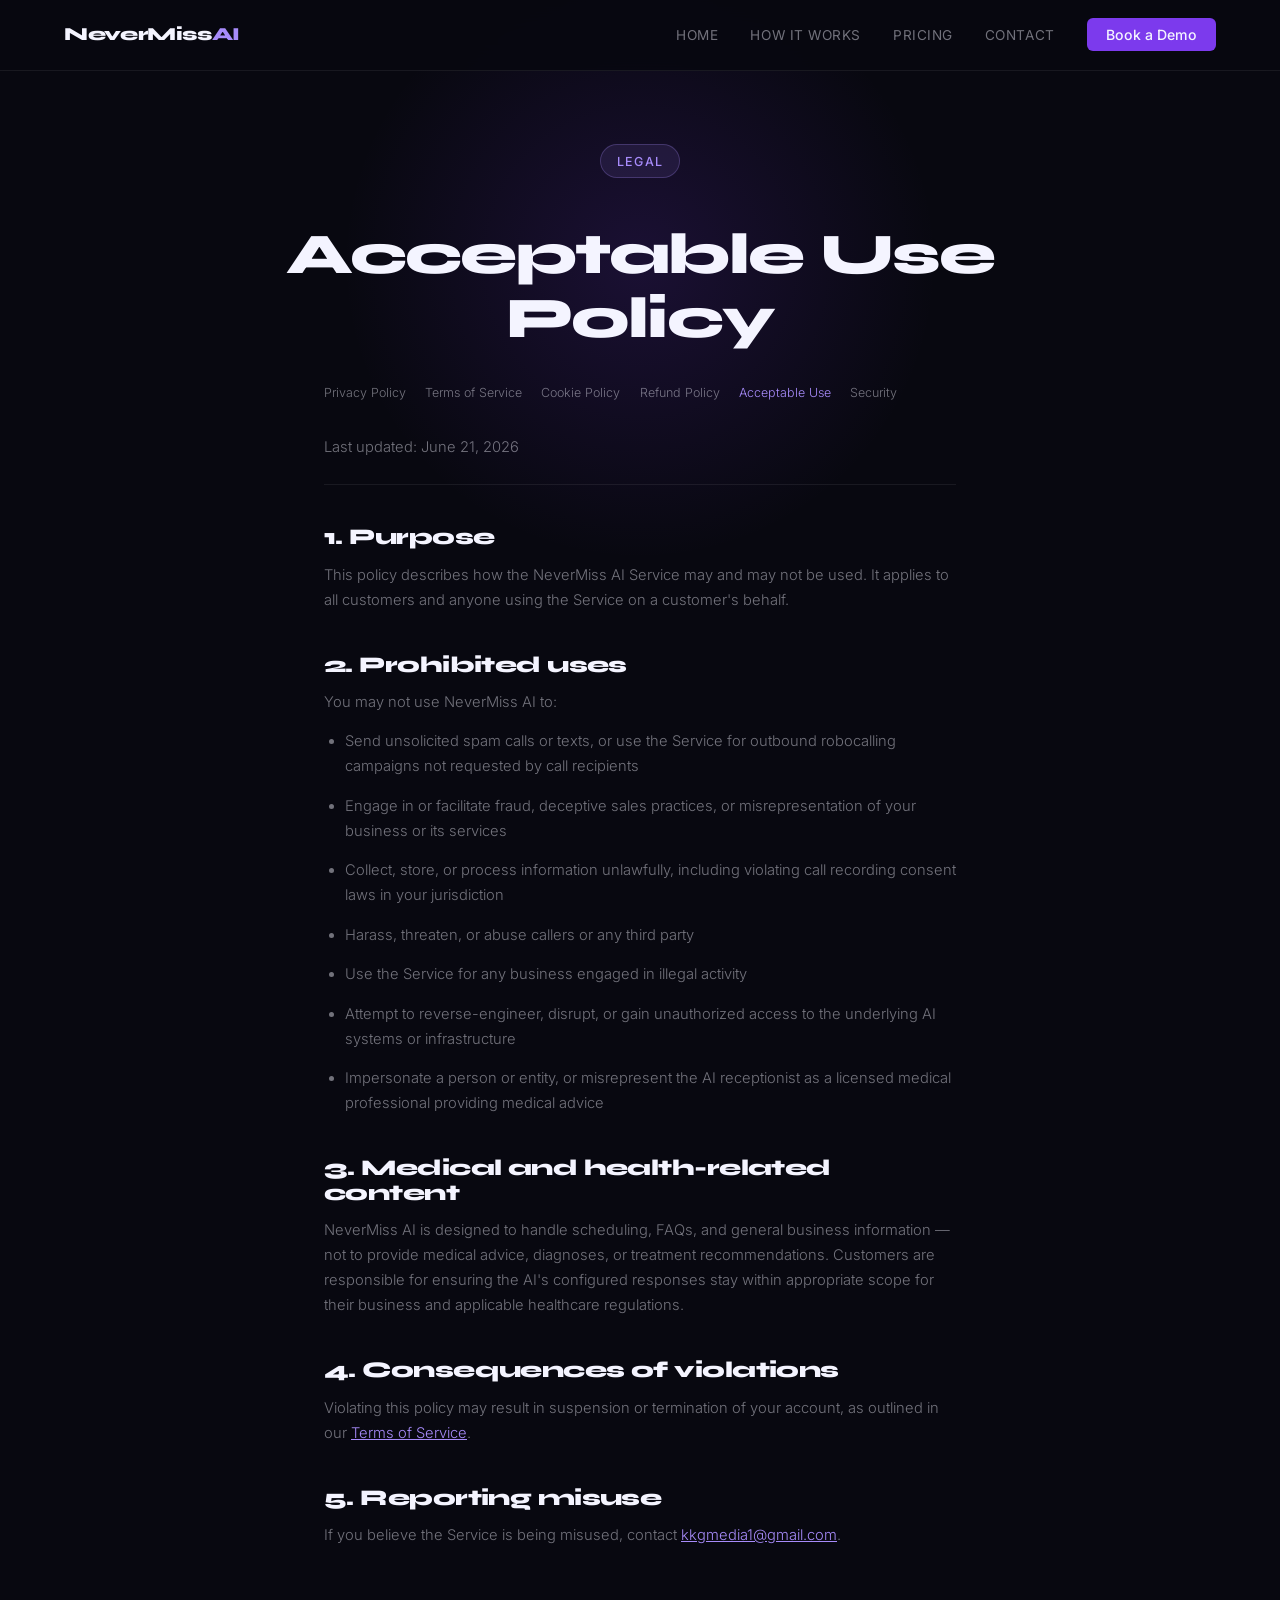
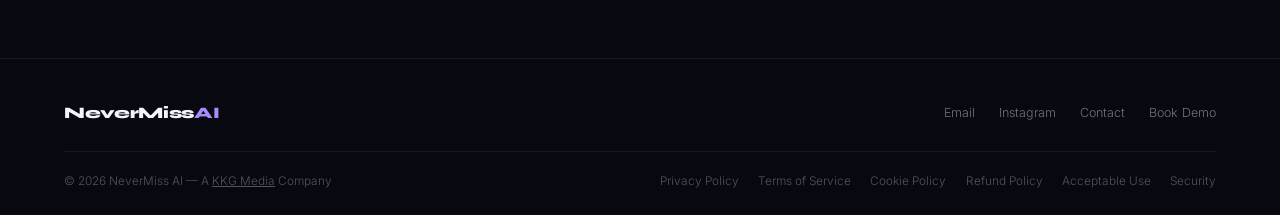
<file: acceptable-use.html>
<!DOCTYPE html>
<html lang="en">
<head>
  <meta charset="UTF-8" />
  <meta name="viewport" content="width=device-width, initial-scale=1.0"/>
  <title>Acceptable Use Policy — NeverMiss AI</title>
  <meta name="robots" content="noindex"/>
  <link href="https://fonts.googleapis.com/css2?family=Syne:wght@400;600;700;800&family=Inter:wght@300;400;500&display=swap" rel="stylesheet"/>
  <link rel="stylesheet" href="styles.css"/>
</head>
<body>

<nav>
  <a href="index.html" class="logo">NeverMiss<span>AI</span></a>
  <button class="nav-toggle" id="navToggle" aria-label="Toggle menu"><span></span><span></span><span></span></button>
  <ul id="navMenu">
    <li><a href="index.html">Home</a></li>
    <li><a href="how-it-works.html">How It Works</a></li>
    <li><a href="pricing.html">Pricing</a></li>
    <li><a href="contact.html">Contact</a></li>
    <li><a href="book-demo.html" class="nav-cta">Book a Demo</a></li>
  </ul>
</nav>

<section class="page-hero" style="padding-bottom: 1rem;">
  <p class="section-label pill">Legal</p>
  <h1>Acceptable Use Policy</h1>
</section>

<div class="legal-nav">
  <a href="privacy-policy.html">Privacy Policy</a>
  <a href="terms.html">Terms of Service</a>
  <a href="cookie-policy.html">Cookie Policy</a>
  <a href="refund-policy.html">Refund Policy</a>
  <a href="acceptable-use.html" class="active">Acceptable Use</a>
  <a href="security.html">Security</a>
</div>

<div class="legal-content">
  <p class="legal-updated">Last updated: June 21, 2026</p>

  <h2>1. Purpose</h2>
  <p>This policy describes how the NeverMiss AI Service may and may not be used. It applies to all customers and anyone using the Service on a customer's behalf.</p>

  <h2>2. Prohibited uses</h2>
  <p>You may not use NeverMiss AI to:</p>
  <ul>
    <li>Send unsolicited spam calls or texts, or use the Service for outbound robocalling campaigns not requested by call recipients</li>
    <li>Engage in or facilitate fraud, deceptive sales practices, or misrepresentation of your business or its services</li>
    <li>Collect, store, or process information unlawfully, including violating call recording consent laws in your jurisdiction</li>
    <li>Harass, threaten, or abuse callers or any third party</li>
    <li>Use the Service for any business engaged in illegal activity</li>
    <li>Attempt to reverse-engineer, disrupt, or gain unauthorized access to the underlying AI systems or infrastructure</li>
    <li>Impersonate a person or entity, or misrepresent the AI receptionist as a licensed medical professional providing medical advice</li>
  </ul>

  <h2>3. Medical and health-related content</h2>
  <p>NeverMiss AI is designed to handle scheduling, FAQs, and general business information — not to provide medical advice, diagnoses, or treatment recommendations. Customers are responsible for ensuring the AI's configured responses stay within appropriate scope for their business and applicable healthcare regulations.</p>

  <h2>4. Consequences of violations</h2>
  <p>Violating this policy may result in suspension or termination of your account, as outlined in our <a href="terms.html" style="color:var(--accent);">Terms of Service</a>.</p>

  <h2>5. Reporting misuse</h2>
  <p>If you believe the Service is being misused, contact <a href="mailto:kkgmedia1@gmail.com" style="color:var(--accent);">kkgmedia1@gmail.com</a>.</p>
</div>

<footer>
  <div class="footer-top">
    <a href="index.html" class="logo">NeverMiss<span>AI</span></a>
    <div class="footer-links">
      <a href="mailto:kkgmedia1@gmail.com">Email</a>
      <a href="https://instagram.com/_ranitkumar" target="_blank" rel="noopener">Instagram</a>
      <a href="contact.html">Contact</a>
      <a href="book-demo.html">Book Demo</a>
    </div>
  </div>
  <div class="footer-legal">
    <p>© 2026 NeverMiss AI — A <a href="https://kkgmedia.in" style="color:rgba(244,244,255,0.32);">KKG Media</a> Company</p>
    <div class="footer-legal-links">
      <a href="privacy-policy.html">Privacy Policy</a>
      <a href="terms.html">Terms of Service</a>
      <a href="cookie-policy.html">Cookie Policy</a>
      <a href="refund-policy.html">Refund Policy</a>
      <a href="acceptable-use.html">Acceptable Use</a>
      <a href="security.html">Security</a>
    </div>
  </div>
</footer>

<script src="script.js"></script>
</body>
</html>
</file>
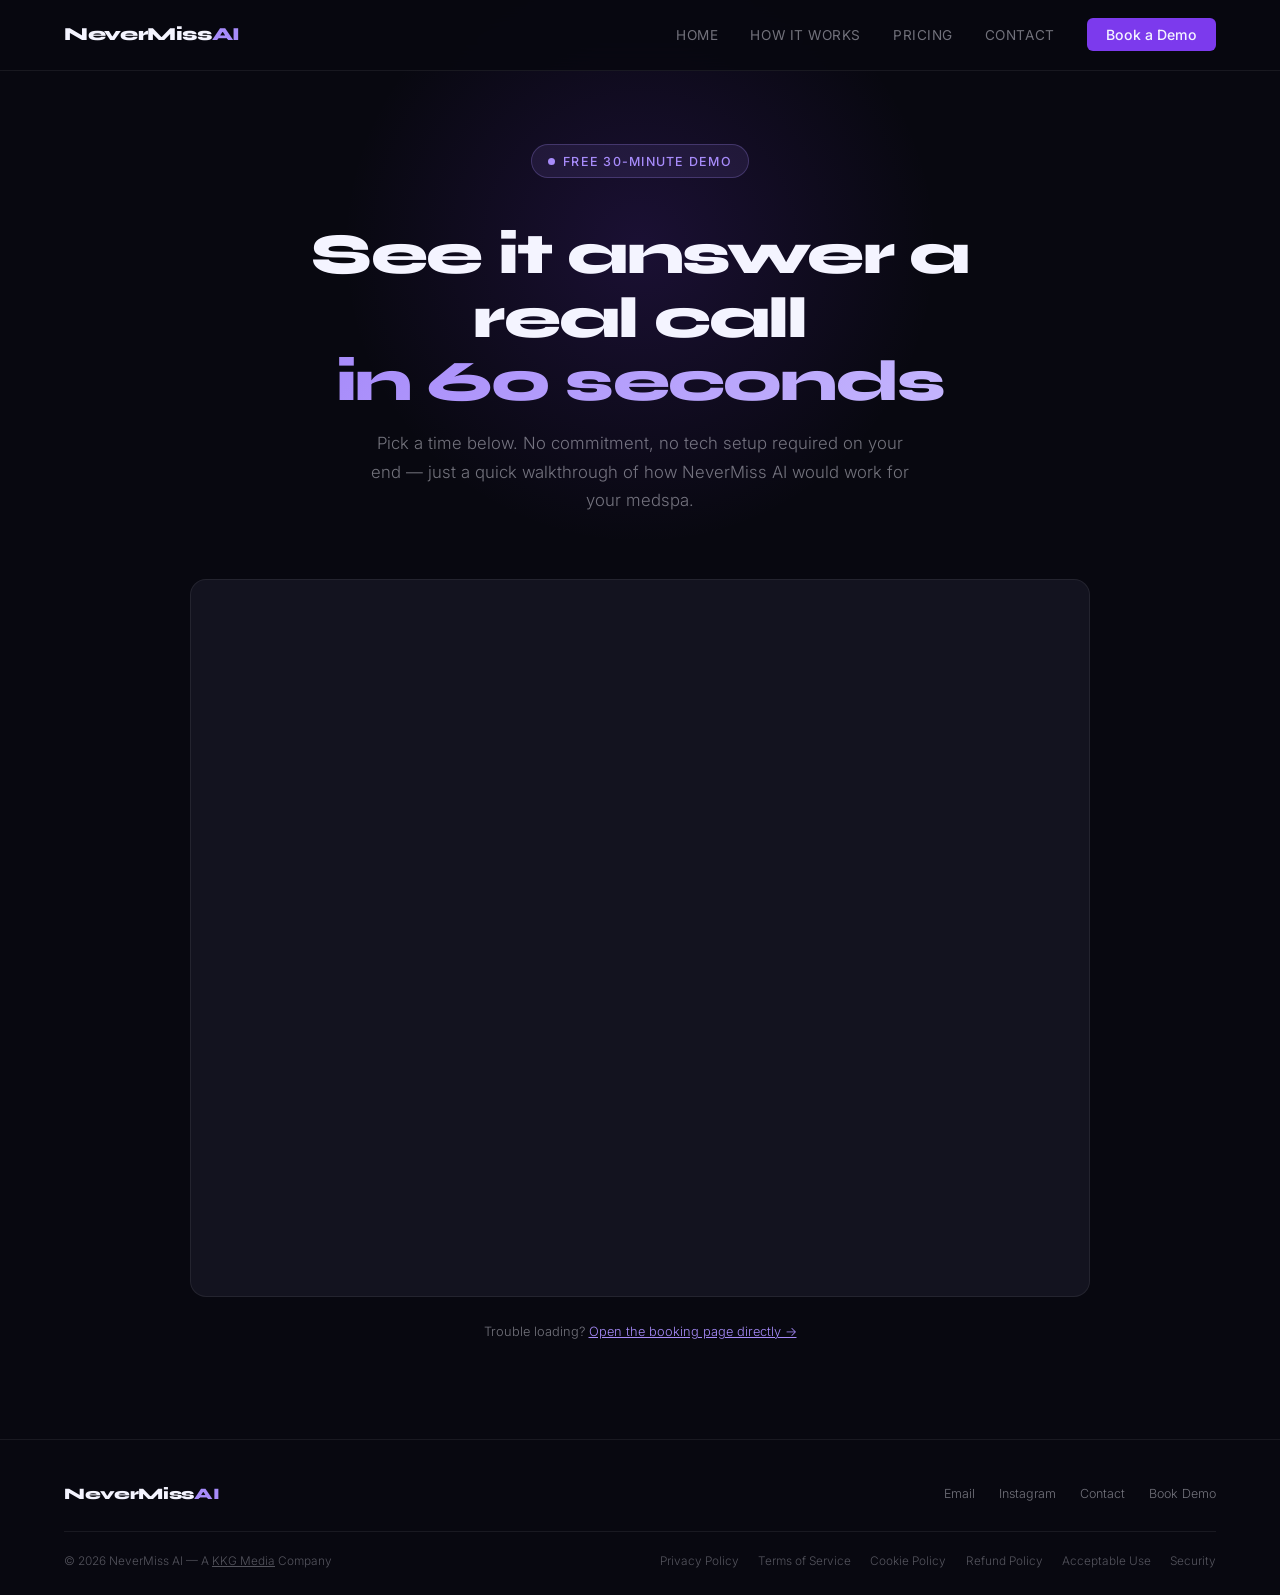
<file: book-demo.html>
<!DOCTYPE html>
<html lang="en">
<head>
  <meta charset="UTF-8" />
  <meta name="viewport" content="width=device-width, initial-scale=1.0"/>
  <title>Book a Demo — NeverMiss AI</title>
  <meta name="description" content="Book a free 30-minute demo to see how NeverMiss AI's AI receptionist would work for your medspa."/>
  <link href="https://fonts.googleapis.com/css2?family=Syne:wght@400;600;700;800&family=Inter:wght@300;400;500&display=swap" rel="stylesheet"/>
  <link rel="stylesheet" href="styles.css"/>
  <link href="https://assets.calendly.com/assets/external/widget.css" rel="stylesheet">
</head>
<body>

<nav>
  <a href="index.html" class="logo">NeverMiss<span>AI</span></a>
  <button class="nav-toggle" id="navToggle" aria-label="Toggle menu"><span></span><span></span><span></span></button>
  <ul id="navMenu">
    <li><a href="index.html">Home</a></li>
    <li><a href="how-it-works.html">How It Works</a></li>
    <li><a href="pricing.html">Pricing</a></li>
    <li><a href="contact.html">Contact</a></li>
    <li><a href="book-demo.html" class="nav-cta active">Book a Demo</a></li>
  </ul>
</nav>

<section class="page-hero" style="padding-bottom: 1rem;">
  <p class="section-label pill"><span class="pulse"></span> Free 30-Minute Demo</p>
  <h1>See it answer a real call<br/><em>in 60 seconds</em></h1>
  <p>Pick a time below. No commitment, no tech setup required on your end — just a quick walkthrough of how NeverMiss AI would work for your medspa.</p>
</section>

<section style="padding-top: 0;">
  <div class="calendly-wrap reveal">
    <!-- Calendly inline widget -->
    <div class="calendly-inline-widget" data-url="https://calendly.com/kkgmedia1/30min?background_color=13131f&text_color=f4f4ff&primary_color=a78bfa" style="min-width:320px;height:700px;"></div>
  </div>
  <p style="text-align:center; margin-top: 1.5rem; font-size: 0.8rem; color: var(--muted);">
    Trouble loading? <a href="https://calendly.com/kkgmedia1/30min" target="_blank" rel="noopener" style="color:var(--accent);">Open the booking page directly →</a>
  </p>
</section>

<footer>
  <div class="footer-top">
    <a href="index.html" class="logo">NeverMiss<span>AI</span></a>
    <div class="footer-links">
      <a href="mailto:kkgmedia1@gmail.com">Email</a>
      <a href="https://instagram.com/_ranitkumar" target="_blank" rel="noopener">Instagram</a>
      <a href="contact.html">Contact</a>
      <a href="book-demo.html">Book Demo</a>
    </div>
  </div>
  <div class="footer-legal">
    <p>© 2026 NeverMiss AI — A <a href="https://kkgmedia.in" style="color:rgba(244,244,255,0.32);">KKG Media</a> Company</p>
    <div class="footer-legal-links">
      <a href="privacy-policy.html">Privacy Policy</a>
      <a href="terms.html">Terms of Service</a>
      <a href="cookie-policy.html">Cookie Policy</a>
      <a href="refund-policy.html">Refund Policy</a>
      <a href="acceptable-use.html">Acceptable Use</a>
      <a href="security.html">Security</a>
    </div>
  </div>
</footer>

<script src="https://assets.calendly.com/assets/external/widget.js"></script>
<script src="script.js"></script>
</body>
</html>
</file>
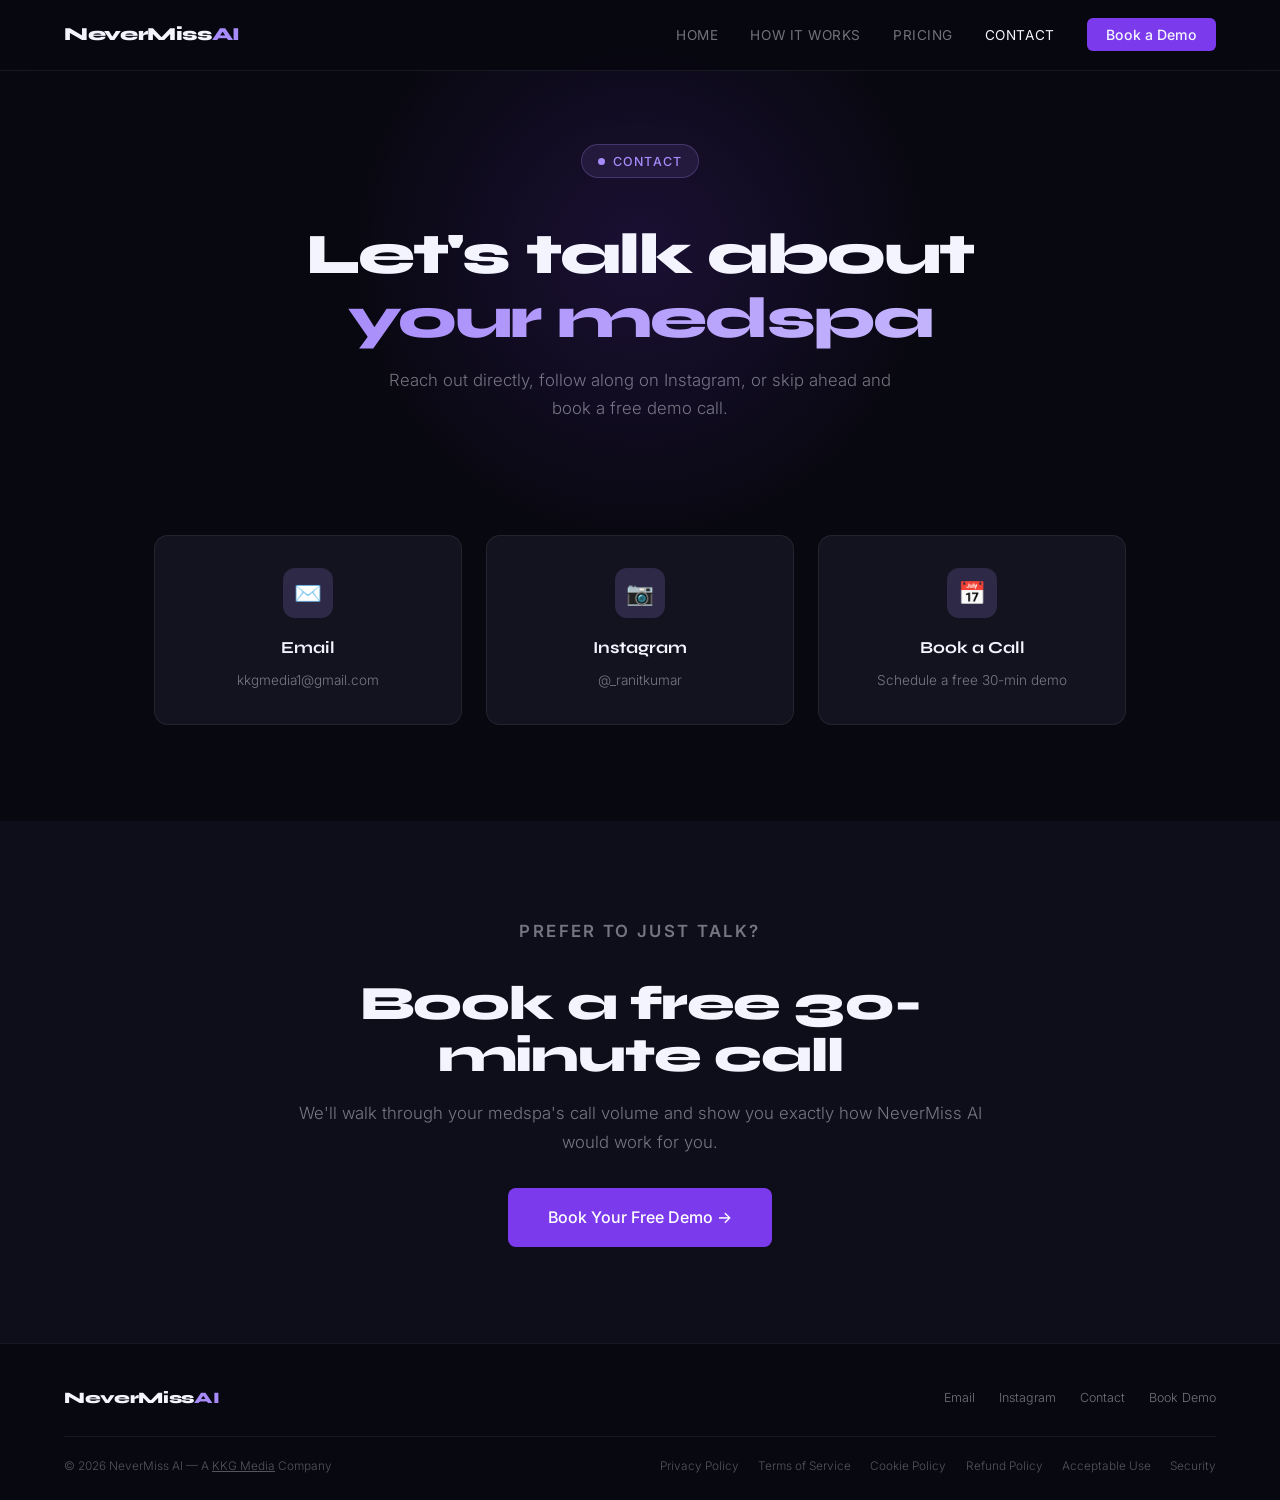
<file: contact.html>
<!DOCTYPE html>
<html lang="en">
<head>
  <meta charset="UTF-8" />
  <meta name="viewport" content="width=device-width, initial-scale=1.0"/>
  <title>Contact — NeverMiss AI</title>
  <meta name="description" content="Get in touch with NeverMiss AI — email, Instagram, or book a free demo call directly."/>
  <link href="https://fonts.googleapis.com/css2?family=Syne:wght@400;600;700;800&family=Inter:wght@300;400;500&display=swap" rel="stylesheet"/>
  <link rel="stylesheet" href="styles.css"/>
</head>
<body>

<nav>
  <a href="index.html" class="logo">NeverMiss<span>AI</span></a>
  <button class="nav-toggle" id="navToggle" aria-label="Toggle menu"><span></span><span></span><span></span></button>
  <ul id="navMenu">
    <li><a href="index.html">Home</a></li>
    <li><a href="how-it-works.html">How It Works</a></li>
    <li><a href="pricing.html">Pricing</a></li>
    <li><a href="contact.html" class="active">Contact</a></li>
    <li><a href="book-demo.html" class="nav-cta">Book a Demo</a></li>
  </ul>
</nav>

<section class="page-hero">
  <p class="section-label pill"><span class="pulse"></span> Contact</p>
  <h1>Let's talk about<br/><em>your medspa</em></h1>
  <p>Reach out directly, follow along on Instagram, or skip ahead and book a free demo call.</p>
</section>

<section class="contact-inner" style="padding-top:0;">
  <div class="contact-grid">
    <a href="mailto:kkgmedia1@gmail.com" class="contact-card reveal">
      <div class="contact-icon">✉️</div>
      <h4>Email</h4>
      <p>kkgmedia1@gmail.com</p>
    </a>
    <a href="https://instagram.com/_ranitkumar" target="_blank" rel="noopener" class="contact-card reveal">
      <div class="contact-icon">📷</div>
      <h4>Instagram</h4>
      <p>@_ranitkumar</p>
    </a>
    <a href="book-demo.html" class="contact-card reveal">
      <div class="contact-icon">📅</div>
      <h4>Book a Call</h4>
      <p>Schedule a free 30-min demo</p>
    </a>
  </div>
</section>

<!-- CTA -->
<section class="cta-section">
  <div class="cta-inner reveal">
    <p class="section-label" style="justify-content:center; display:flex;">Prefer to just talk?</p>
    <h2>Book a free 30-minute call</h2>
    <p>We'll walk through your medspa's call volume and show you exactly how NeverMiss AI would work for you.</p>
    <a href="book-demo.html" class="btn-primary" style="font-size:1rem; padding: 1rem 2.5rem;">Book Your Free Demo →</a>
  </div>
</section>

<footer>
  <div class="footer-top">
    <a href="index.html" class="logo">NeverMiss<span>AI</span></a>
    <div class="footer-links">
      <a href="mailto:kkgmedia1@gmail.com">Email</a>
      <a href="https://instagram.com/_ranitkumar" target="_blank" rel="noopener">Instagram</a>
      <a href="contact.html">Contact</a>
      <a href="book-demo.html">Book Demo</a>
    </div>
  </div>
  <div class="footer-legal">
    <p>© 2026 NeverMiss AI — A <a href="https://kkgmedia.in" style="color:rgba(244,244,255,0.32);">KKG Media</a> Company</p>
    <div class="footer-legal-links">
      <a href="privacy-policy.html">Privacy Policy</a>
      <a href="terms.html">Terms of Service</a>
      <a href="cookie-policy.html">Cookie Policy</a>
      <a href="refund-policy.html">Refund Policy</a>
      <a href="acceptable-use.html">Acceptable Use</a>
      <a href="security.html">Security</a>
    </div>
  </div>
</footer>

<script src="script.js"></script>
</body>
</html>
</file>
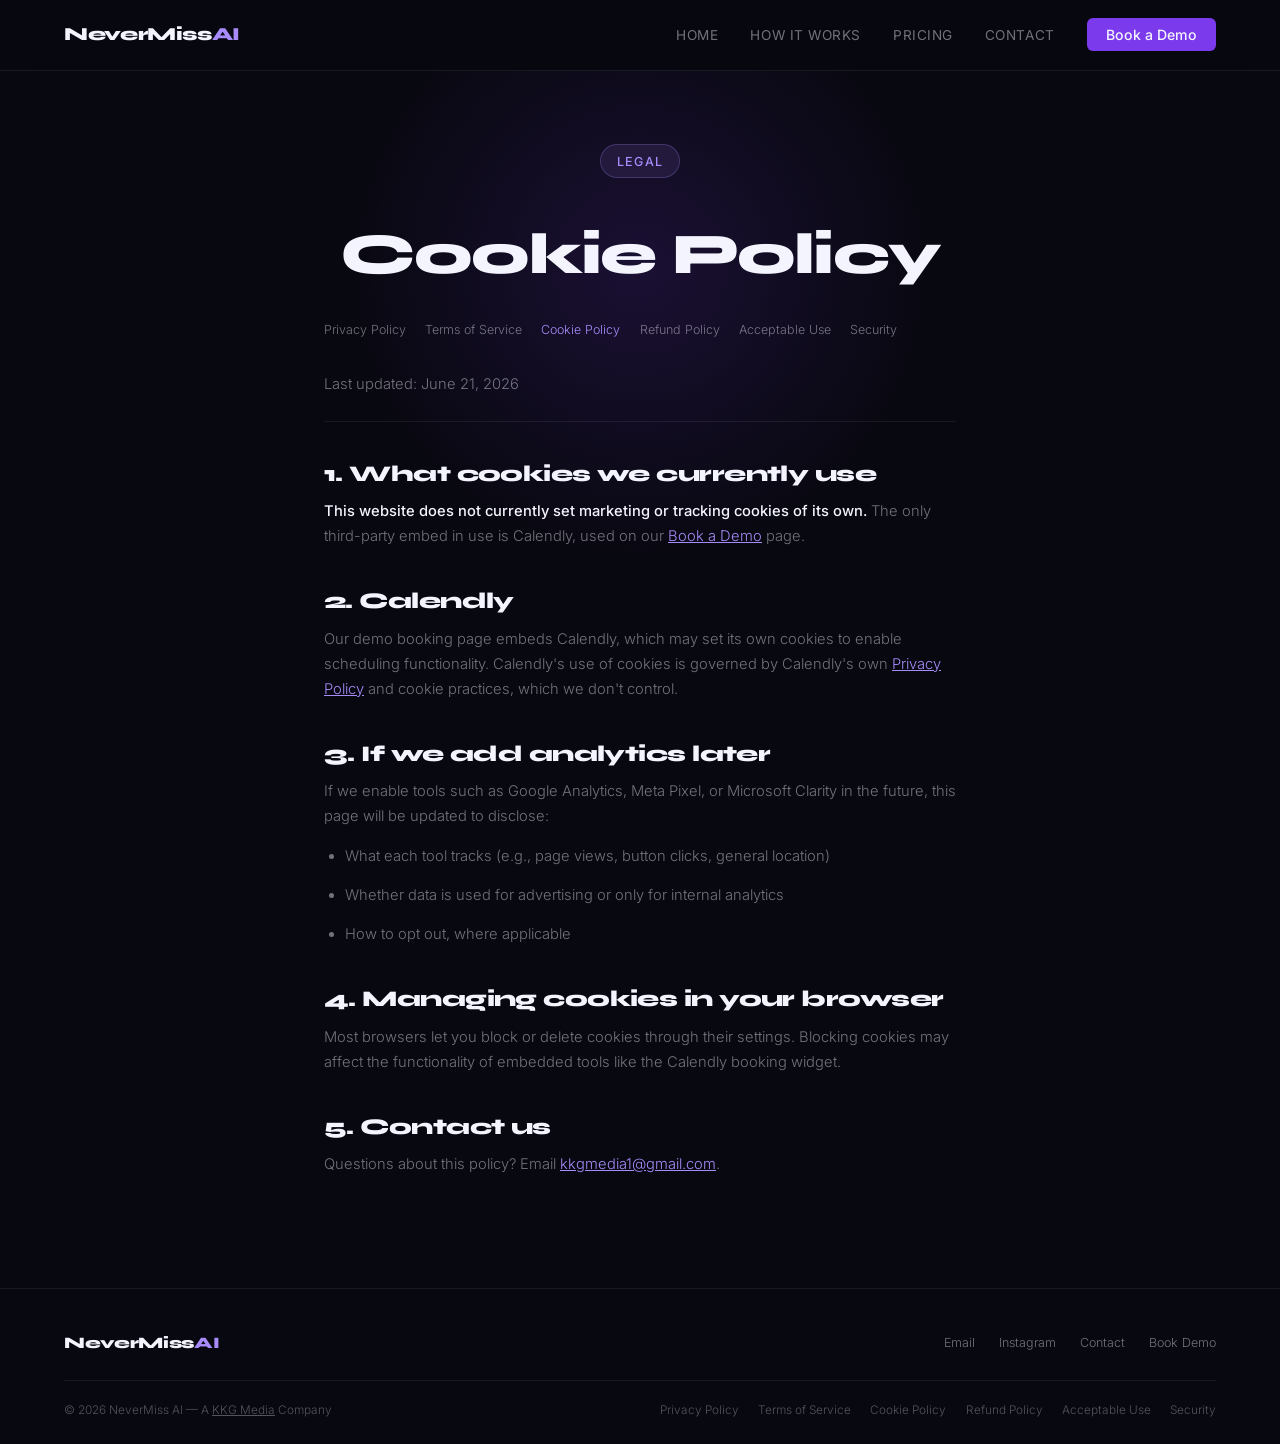
<file: cookie-policy.html>
<!DOCTYPE html>
<html lang="en">
<head>
  <meta charset="UTF-8" />
  <meta name="viewport" content="width=device-width, initial-scale=1.0"/>
  <title>Cookie Policy — NeverMiss AI</title>
  <meta name="robots" content="noindex"/>
  <link href="https://fonts.googleapis.com/css2?family=Syne:wght@400;600;700;800&family=Inter:wght@300;400;500&display=swap" rel="stylesheet"/>
  <link rel="stylesheet" href="styles.css"/>
</head>
<body>

<nav>
  <a href="index.html" class="logo">NeverMiss<span>AI</span></a>
  <button class="nav-toggle" id="navToggle" aria-label="Toggle menu"><span></span><span></span><span></span></button>
  <ul id="navMenu">
    <li><a href="index.html">Home</a></li>
    <li><a href="how-it-works.html">How It Works</a></li>
    <li><a href="pricing.html">Pricing</a></li>
    <li><a href="contact.html">Contact</a></li>
    <li><a href="book-demo.html" class="nav-cta">Book a Demo</a></li>
  </ul>
</nav>

<section class="page-hero" style="padding-bottom: 1rem;">
  <p class="section-label pill">Legal</p>
  <h1>Cookie Policy</h1>
</section>

<div class="legal-nav">
  <a href="privacy-policy.html">Privacy Policy</a>
  <a href="terms.html">Terms of Service</a>
  <a href="cookie-policy.html" class="active">Cookie Policy</a>
  <a href="refund-policy.html">Refund Policy</a>
  <a href="acceptable-use.html">Acceptable Use</a>
  <a href="security.html">Security</a>
</div>

<div class="legal-content">
  <p class="legal-updated">Last updated: June 21, 2026</p>

 
 

  <h2>1. What cookies we currently use</h2>
  <p><strong>This website does not currently set marketing or tracking cookies of its own.</strong> The only third-party embed in use is Calendly, used on our <a href="book-demo.html" style="color:var(--accent);">Book a Demo</a> page.</p>

  <h2>2. Calendly</h2>
  <p>Our demo booking page embeds Calendly, which may set its own cookies to enable scheduling functionality. Calendly's use of cookies is governed by Calendly's own <a href="https://calendly.com/privacy" target="_blank" rel="noopener" style="color:var(--accent);">Privacy Policy</a> and cookie practices, which we don't control.</p>

  <h2>3. If we add analytics later</h2>
  <p>If we enable tools such as Google Analytics, Meta Pixel, or Microsoft Clarity in the future, this page will be updated to disclose:</p>
  <ul>
    <li>What each tool tracks (e.g., page views, button clicks, general location)</li>
    <li>Whether data is used for advertising or only for internal analytics</li>
    <li>How to opt out, where applicable</li>
  </ul>

  <h2>4. Managing cookies in your browser</h2>
  <p>Most browsers let you block or delete cookies through their settings. Blocking cookies may affect the functionality of embedded tools like the Calendly booking widget.</p>

  <h2>5. Contact us</h2>
  <p>Questions about this policy? Email <a href="mailto:kkgmedia1@gmail.com" style="color:var(--accent);">kkgmedia1@gmail.com</a>.</p>
</div>

<footer>
  <div class="footer-top">
    <a href="index.html" class="logo">NeverMiss<span>AI</span></a>
    <div class="footer-links">
      <a href="mailto:kkgmedia1@gmail.com">Email</a>
      <a href="https://instagram.com/_ranitkumar" target="_blank" rel="noopener">Instagram</a>
      <a href="contact.html">Contact</a>
      <a href="book-demo.html">Book Demo</a>
    </div>
  </div>
  <div class="footer-legal">
    <p>© 2026 NeverMiss AI — A <a href="https://kkgmedia.in" style="color:rgba(244,244,255,0.32);">KKG Media</a> Company</p>
    <div class="footer-legal-links">
      <a href="privacy-policy.html">Privacy Policy</a>
      <a href="terms.html">Terms of Service</a>
      <a href="cookie-policy.html">Cookie Policy</a>
      <a href="refund-policy.html">Refund Policy</a>
      <a href="acceptable-use.html">Acceptable Use</a>
      <a href="security.html">Security</a>
    </div>
  </div>
</footer>

<script src="script.js"></script>
</body>
</html>
</file>
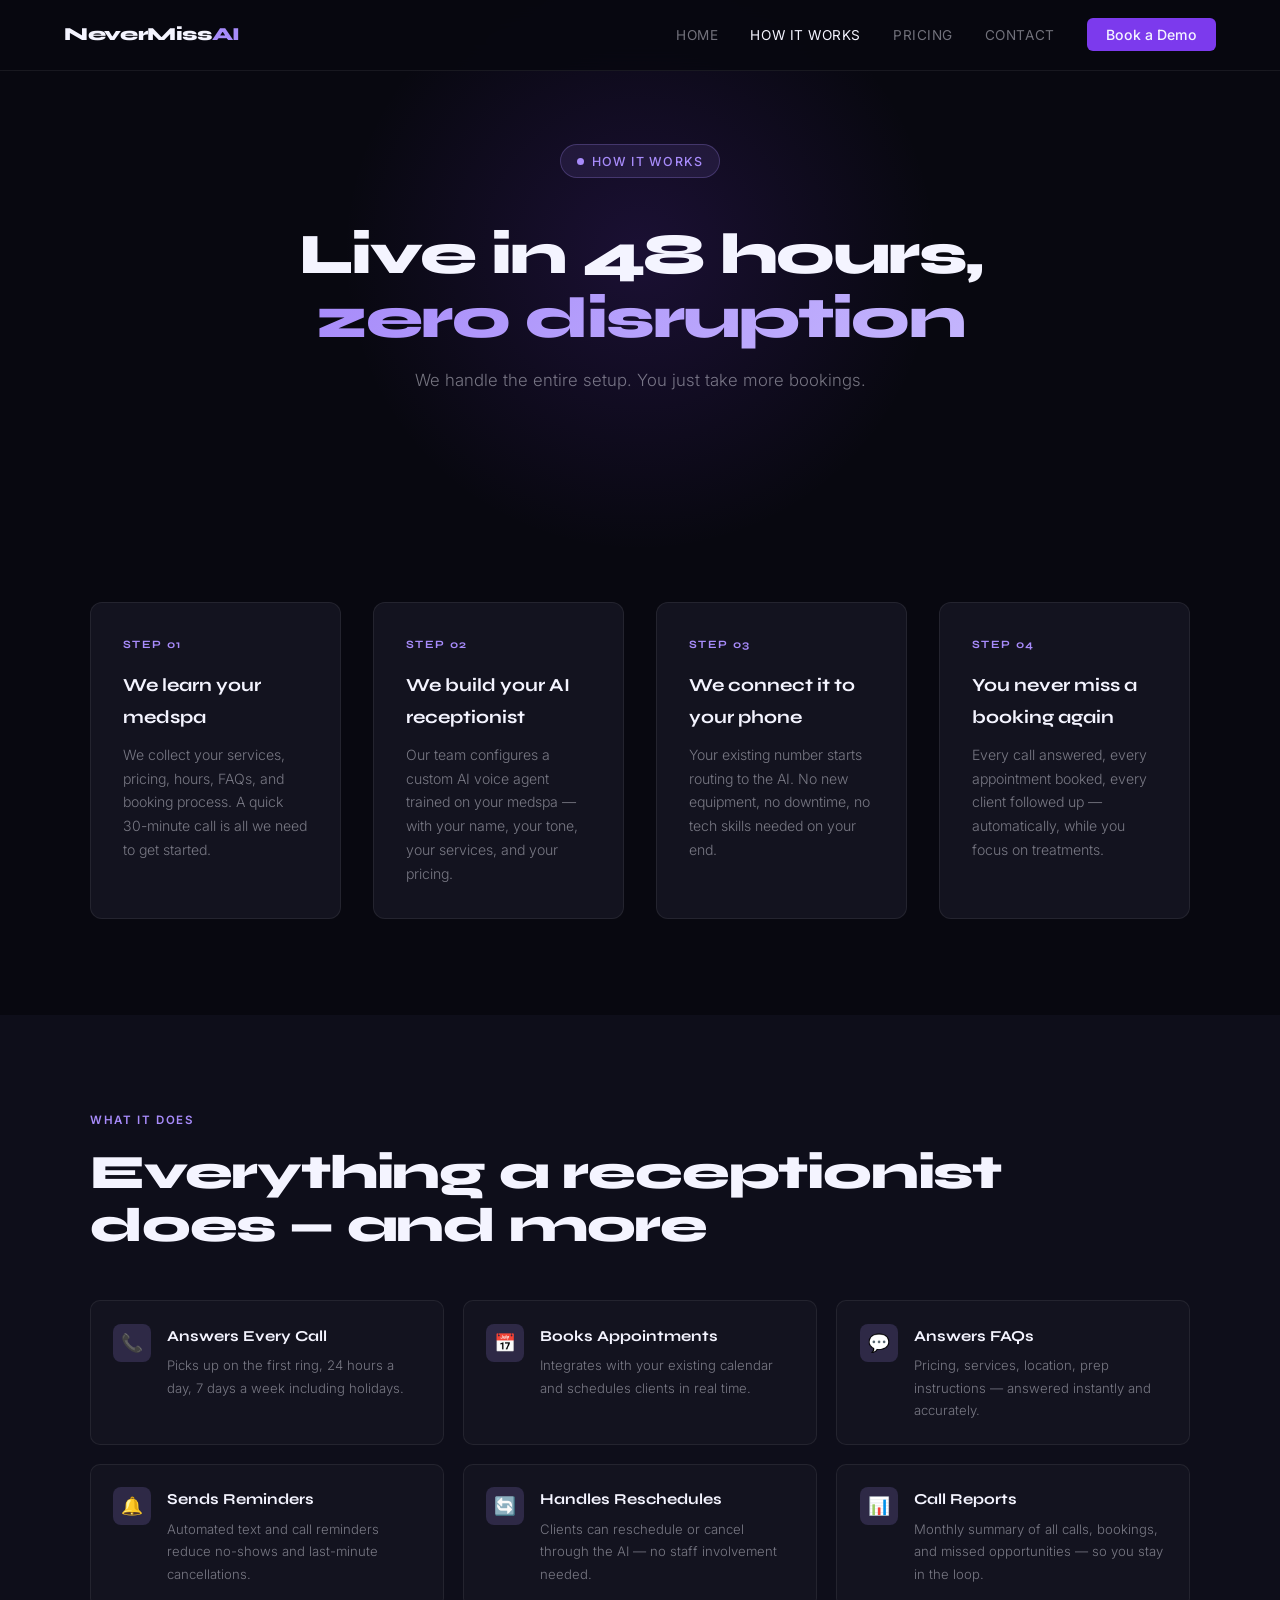
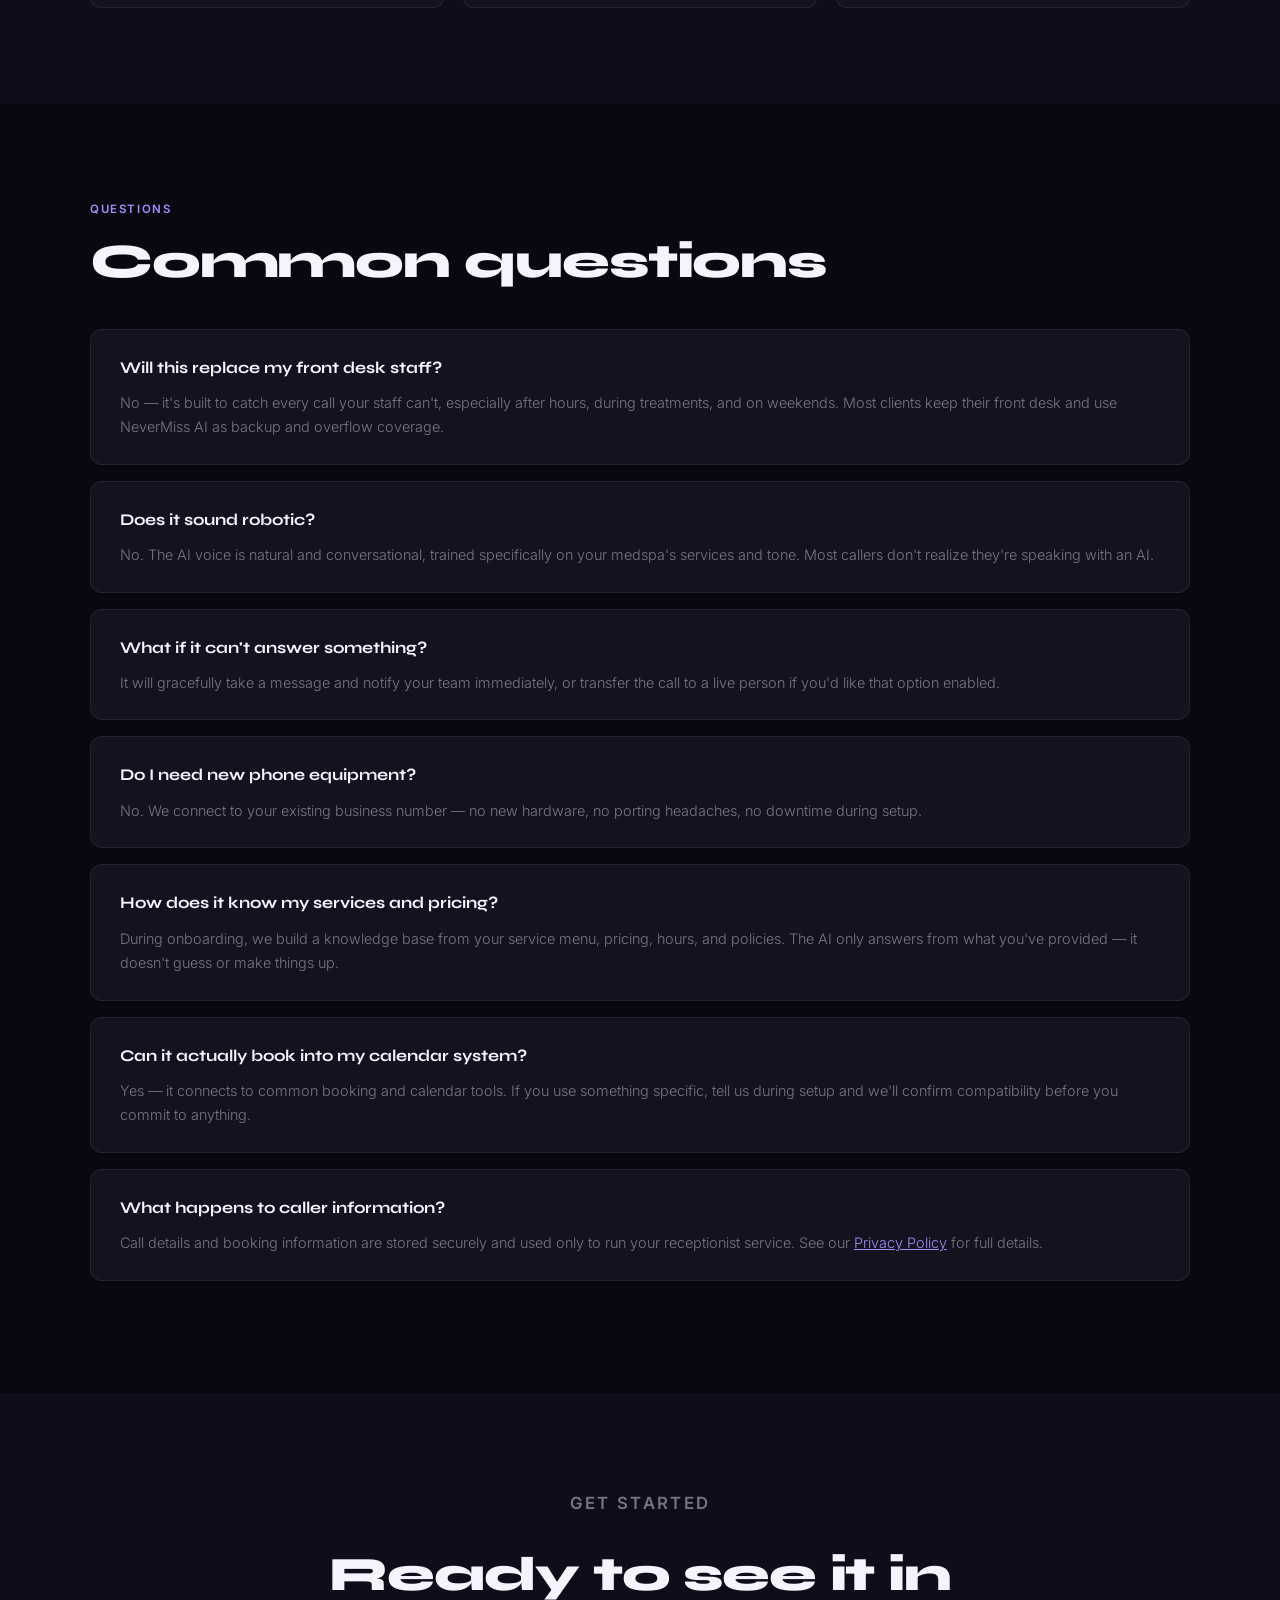
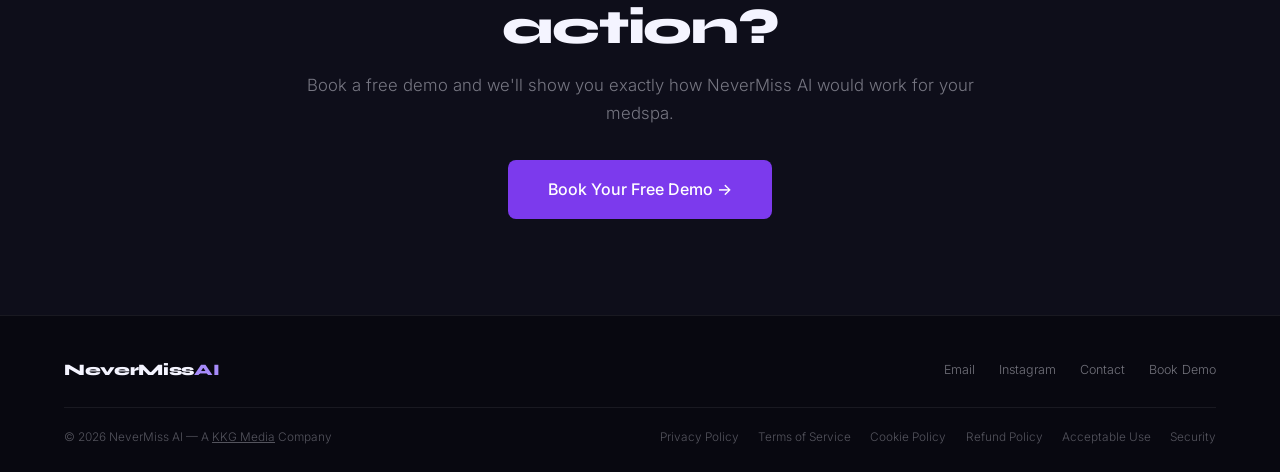
<file: how-it-works.html>
<!DOCTYPE html>
<html lang="en">
<head>
  <meta charset="UTF-8" />
  <meta name="viewport" content="width=device-width, initial-scale=1.0"/>
  <title>How It Works — NeverMiss AI</title>
  <meta name="description" content="See exactly how NeverMiss AI sets up and runs your medspa's AI receptionist, live in 48 hours."/>
  <link href="https://fonts.googleapis.com/css2?family=Syne:wght@400;600;700;800&family=Inter:wght@300;400;500&display=swap" rel="stylesheet"/>
  <link rel="stylesheet" href="styles.css"/>
</head>
<body>

<nav>
  <a href="index.html" class="logo">NeverMiss<span>AI</span></a>
  <button class="nav-toggle" id="navToggle" aria-label="Toggle menu"><span></span><span></span><span></span></button>
  <ul id="navMenu">
    <li><a href="index.html">Home</a></li>
    <li><a href="how-it-works.html" class="active">How It Works</a></li>
    <li><a href="pricing.html">Pricing</a></li>
    <li><a href="contact.html">Contact</a></li>
    <li><a href="book-demo.html" class="nav-cta">Book a Demo</a></li>
  </ul>
</nav>

<section class="page-hero">
  <p class="section-label pill"><span class="pulse"></span> How It Works</p>
  <h1>Live in 48 hours,<br/><em>zero disruption</em></h1>
  <p>We handle the entire setup. You just take more bookings.</p>
</section>

<!-- STEPS -->
<section id="how">
  <div class="how-inner">
    <div class="steps">
      <div class="step reveal">
        <div class="step-num">Step 01</div>
        <h3>We learn your medspa</h3>
        <p>We collect your services, pricing, hours, FAQs, and booking process. A quick 30-minute call is all we need to get started.</p>
      </div>
      <div class="step reveal">
        <div class="step-num">Step 02</div>
        <h3>We build your AI receptionist</h3>
        <p>Our team configures a custom AI voice agent trained on your medspa — with your name, your tone, your services, and your pricing.</p>
      </div>
      <div class="step reveal">
        <div class="step-num">Step 03</div>
        <h3>We connect it to your phone</h3>
        <p>Your existing number starts routing to the AI. No new equipment, no downtime, no tech skills needed on your end.</p>
      </div>
      <div class="step reveal">
        <div class="step-num">Step 04</div>
        <h3>You never miss a booking again</h3>
        <p>Every call answered, every appointment booked, every client followed up — automatically, while you focus on treatments.</p>
      </div>
    </div>
  </div>
</section>

<!-- FEATURES -->
<section class="features">
  <div class="features-inner">
    <div class="reveal">
      <p class="section-label">What It Does</p>
      <h2>Everything a receptionist<br/>does — and more</h2>
    </div>
    <div class="features-grid">
      <div class="feature-item reveal">
        <div class="feature-icon">📞</div>
        <div>
          <h4>Answers Every Call</h4>
          <p>Picks up on the first ring, 24 hours a day, 7 days a week including holidays.</p>
        </div>
      </div>
      <div class="feature-item reveal">
        <div class="feature-icon">📅</div>
        <div>
          <h4>Books Appointments</h4>
          <p>Integrates with your existing calendar and schedules clients in real time.</p>
        </div>
      </div>
      <div class="feature-item reveal">
        <div class="feature-icon">💬</div>
        <div>
          <h4>Answers FAQs</h4>
          <p>Pricing, services, location, prep instructions — answered instantly and accurately.</p>
        </div>
      </div>
      <div class="feature-item reveal">
        <div class="feature-icon">🔔</div>
        <div>
          <h4>Sends Reminders</h4>
          <p>Automated text and call reminders reduce no-shows and last-minute cancellations.</p>
        </div>
      </div>
      <div class="feature-item reveal">
        <div class="feature-icon">🔄</div>
        <div>
          <h4>Handles Reschedules</h4>
          <p>Clients can reschedule or cancel through the AI — no staff involvement needed.</p>
        </div>
      </div>
      <div class="feature-item reveal">
        <div class="feature-icon">📊</div>
        <div>
          <h4>Call Reports</h4>
          <p>Monthly summary of all calls, bookings, and missed opportunities — so you stay in the loop.</p>
        </div>
      </div>
    </div>
  </div>
</section>

<!-- FAQ -->
<section>
  <div class="faq-inner">
    <div class="reveal">
      <p class="section-label">Questions</p>
      <h2>Common questions</h2>
    </div>
    <div style="margin-top: 2.5rem;">
      <div class="faq-item reveal">
        <h4>Will this replace my front desk staff?</h4>
        <p>No — it's built to catch every call your staff can't, especially after hours, during treatments, and on weekends. Most clients keep their front desk and use NeverMiss AI as backup and overflow coverage.</p>
      </div>
      <div class="faq-item reveal">
        <h4>Does it sound robotic?</h4>
        <p>No. The AI voice is natural and conversational, trained specifically on your medspa's services and tone. Most callers don't realize they're speaking with an AI.</p>
      </div>
      <div class="faq-item reveal">
        <h4>What if it can't answer something?</h4>
        <p>It will gracefully take a message and notify your team immediately, or transfer the call to a live person if you'd like that option enabled.</p>
      </div>
      <div class="faq-item reveal">
        <h4>Do I need new phone equipment?</h4>
        <p>No. We connect to your existing business number — no new hardware, no porting headaches, no downtime during setup.</p>
      </div>
      <div class="faq-item reveal">
        <h4>How does it know my services and pricing?</h4>
        <p>During onboarding, we build a knowledge base from your service menu, pricing, hours, and policies. The AI only answers from what you've provided — it doesn't guess or make things up.</p>
      </div>
      <div class="faq-item reveal">
        <h4>Can it actually book into my calendar system?</h4>
        <p>Yes — it connects to common booking and calendar tools. If you use something specific, tell us during setup and we'll confirm compatibility before you commit to anything.</p>
      </div>
      <div class="faq-item reveal">
        <h4>What happens to caller information?</h4>
        <p>Call details and booking information are stored securely and used only to run your receptionist service. See our <a href="privacy-policy.html" style="color:var(--accent);">Privacy Policy</a> for full details.</p>
      </div>
    </div>
  </div>
</section>

<!-- CTA -->
<section class="cta-section">
  <div class="cta-inner reveal">
    <p class="section-label" style="justify-content:center; display:flex;">Get Started</p>
    <h2>Ready to see it in action?</h2>
    <p>Book a free demo and we'll show you exactly how NeverMiss AI would work for your medspa.</p>
    <a href="book-demo.html" class="btn-primary" style="font-size:1rem; padding: 1rem 2.5rem;">Book Your Free Demo →</a>
  </div>
</section>

<footer>
  <div class="footer-top">
    <a href="index.html" class="logo">NeverMiss<span>AI</span></a>
    <div class="footer-links">
      <a href="mailto:kkgmedia1@gmail.com">Email</a>
      <a href="https://instagram.com/_ranitkumar" target="_blank" rel="noopener">Instagram</a>
      <a href="contact.html">Contact</a>
      <a href="book-demo.html">Book Demo</a>
    </div>
  </div>
  <div class="footer-legal">
    <p>© 2026 NeverMiss AI — A <a href="https://kkgmedia.in" style="color:rgba(244,244,255,0.32);">KKG Media</a> Company</p>
    <div class="footer-legal-links">
      <a href="privacy-policy.html">Privacy Policy</a>
      <a href="terms.html">Terms of Service</a>
      <a href="cookie-policy.html">Cookie Policy</a>
      <a href="refund-policy.html">Refund Policy</a>
      <a href="acceptable-use.html">Acceptable Use</a>
      <a href="security.html">Security</a>
    </div>
  </div>
</footer>

<script src="script.js"></script>
</body>
</html>
</file>
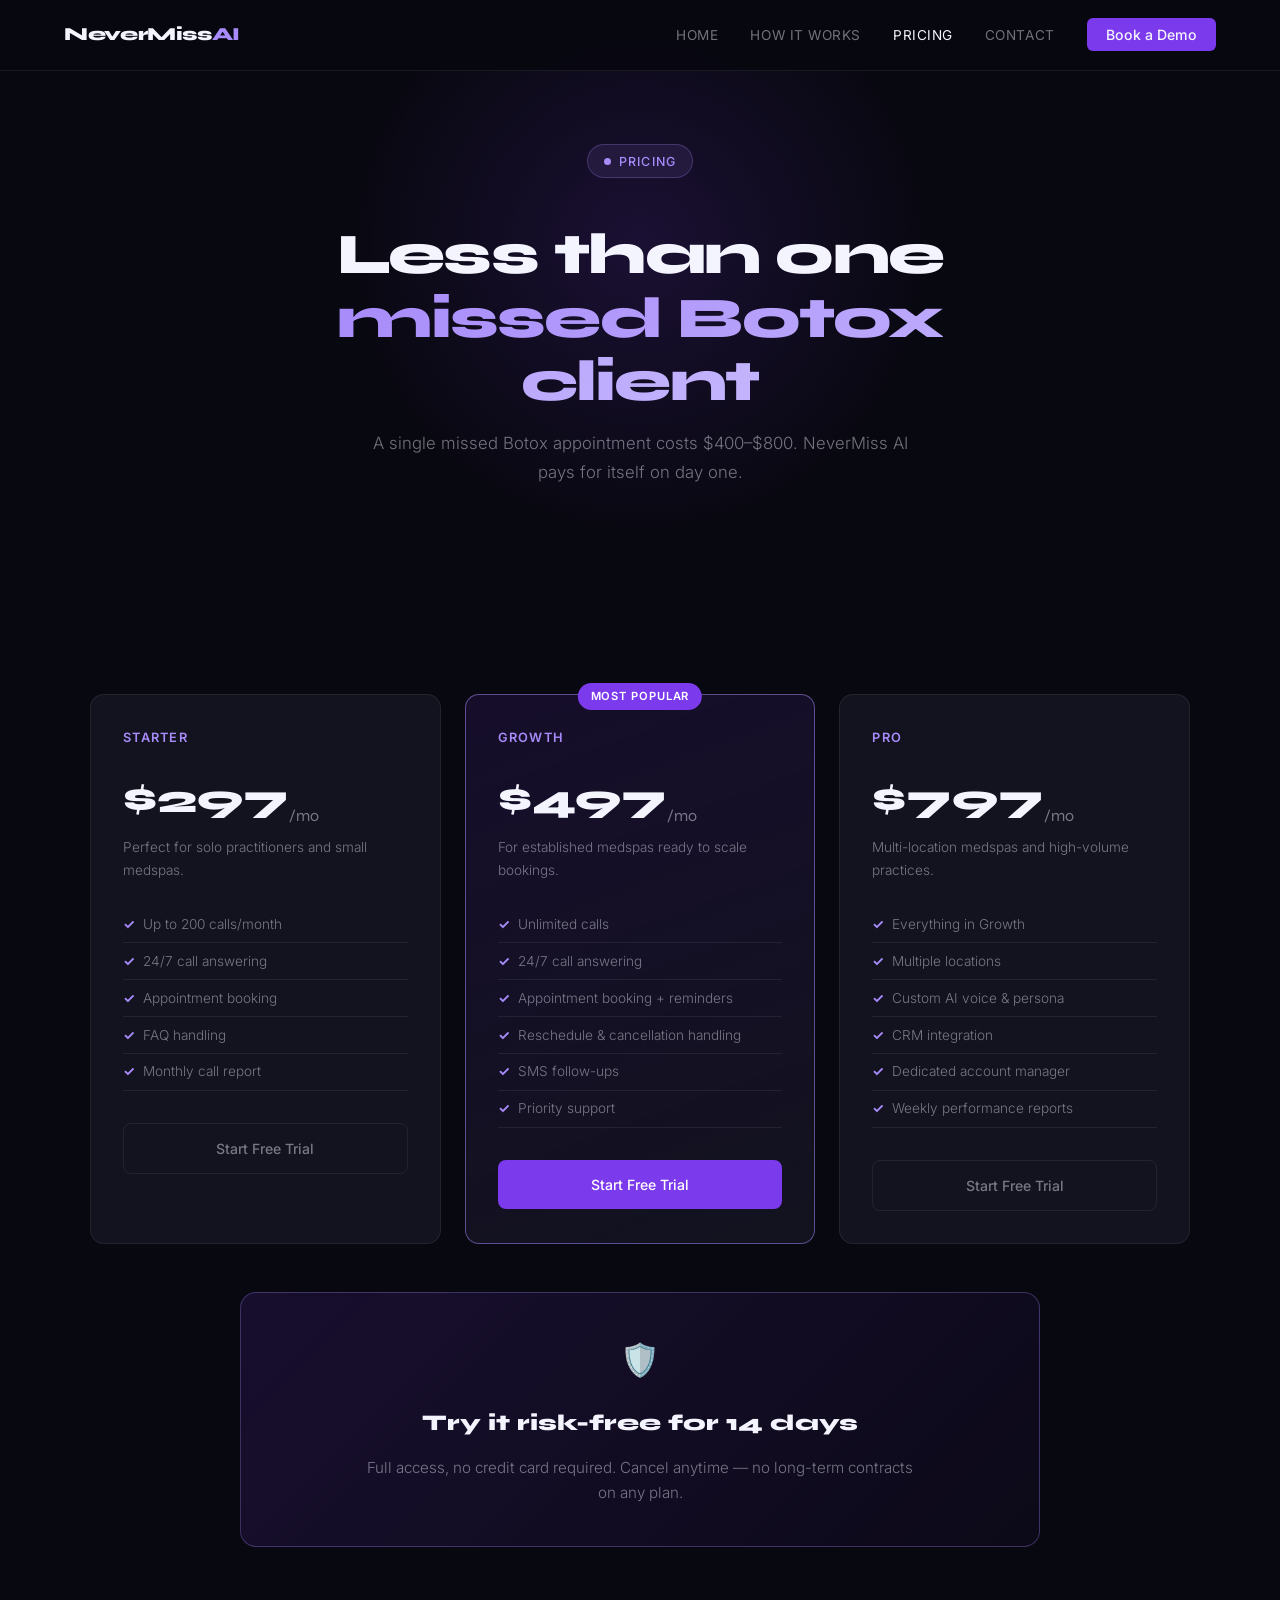
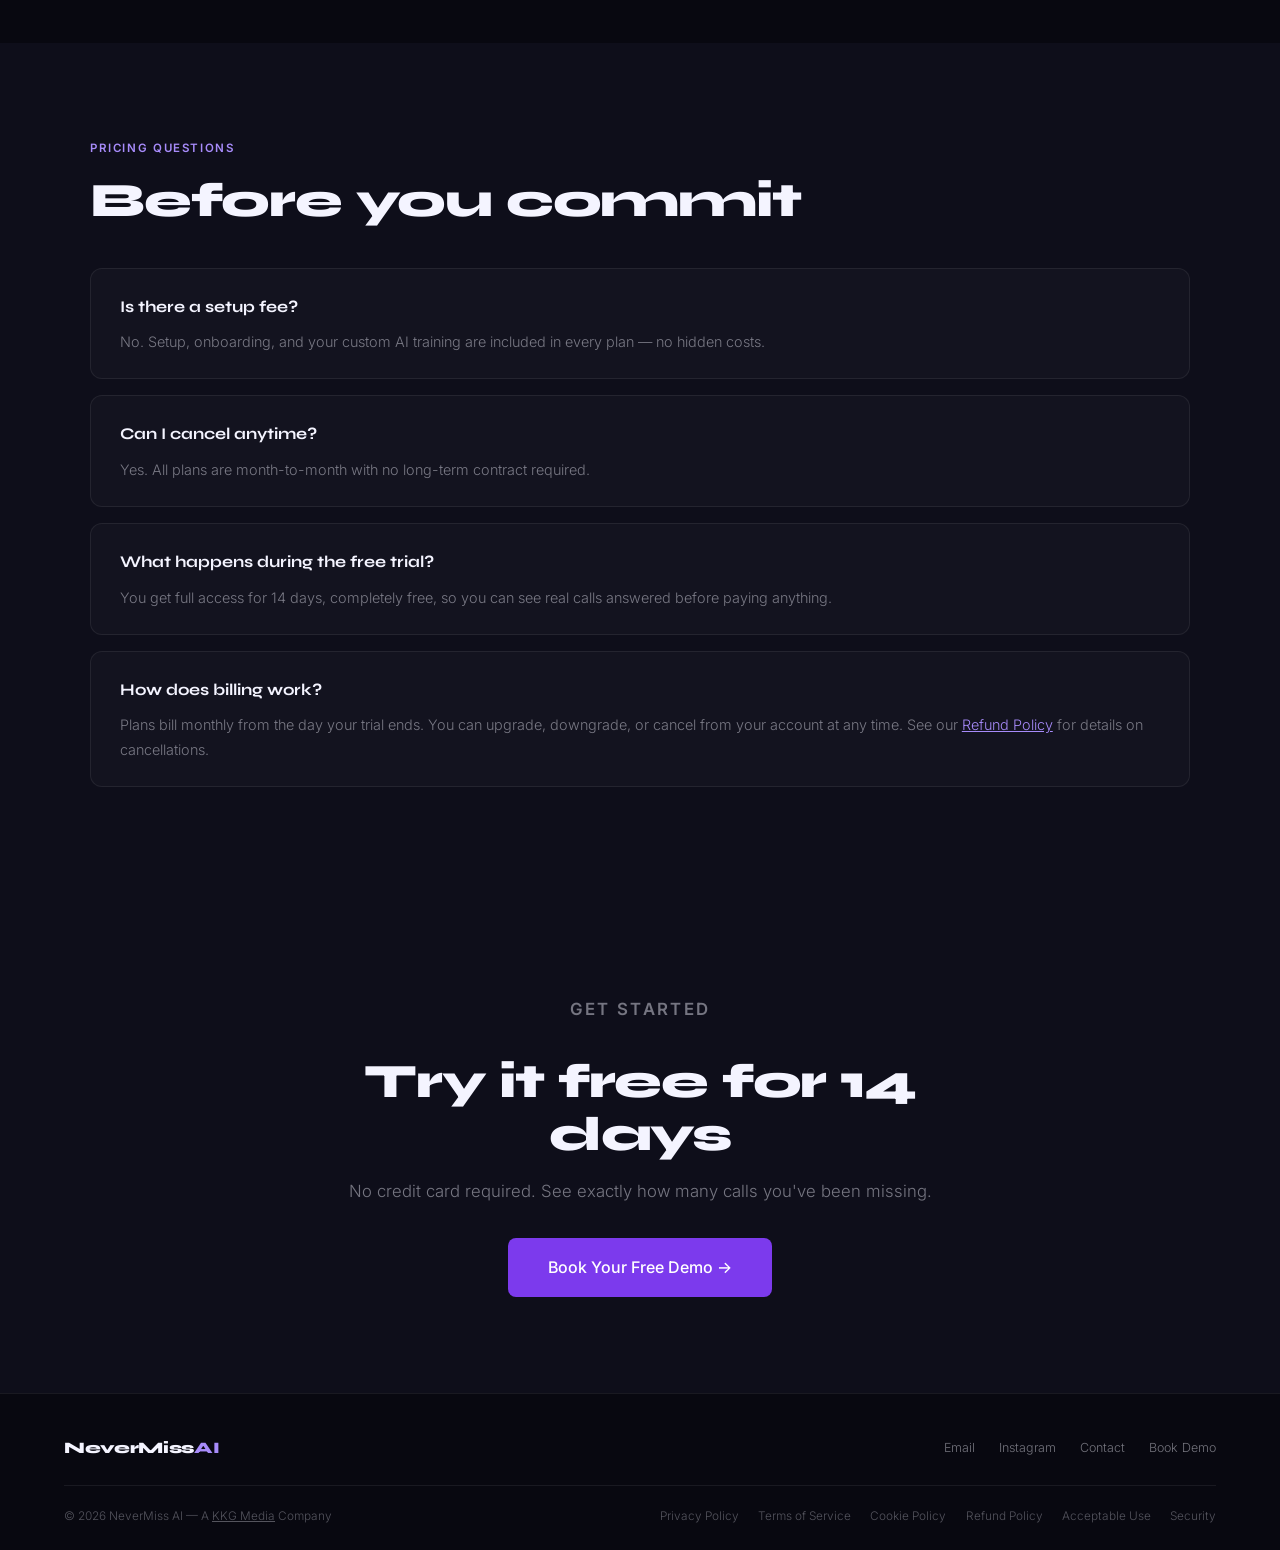
<file: pricing.html>
<!DOCTYPE html>
<html lang="en">
<head>
  <meta charset="UTF-8" />
  <meta name="viewport" content="width=device-width, initial-scale=1.0"/>
  <title>Pricing — NeverMiss AI</title>
  <meta name="description" content="Simple monthly pricing for NeverMiss AI's medspa receptionist — less than the cost of one missed Botox client."/>
  <link href="https://fonts.googleapis.com/css2?family=Syne:wght@400;600;700;800&family=Inter:wght@300;400;500&display=swap" rel="stylesheet"/>
  <link rel="stylesheet" href="styles.css"/>
</head>
<body>

<nav>
  <a href="index.html" class="logo">NeverMiss<span>AI</span></a>
  <button class="nav-toggle" id="navToggle" aria-label="Toggle menu"><span></span><span></span><span></span></button>
  <ul id="navMenu">
    <li><a href="index.html">Home</a></li>
    <li><a href="how-it-works.html">How It Works</a></li>
    <li><a href="pricing.html" class="active">Pricing</a></li>
    <li><a href="contact.html">Contact</a></li>
    <li><a href="book-demo.html" class="nav-cta">Book a Demo</a></li>
  </ul>
</nav>

<section class="page-hero">
  <p class="section-label pill"><span class="pulse"></span> Pricing</p>
  <h1>Less than one<br/><em>missed Botox client</em></h1>
  <p>A single missed Botox appointment costs $400–$800. NeverMiss AI pays for itself on day one.</p>
</section>

<section id="pricing">
  <div class="pricing-inner">
    <div class="pricing-cards">
      <div class="pricing-card reveal">
        <div class="plan-name">Starter</div>
        <div class="price">$297<sub>/mo</sub></div>
        <p class="plan-desc">Perfect for solo practitioners and small medspas.</p>
        <ul class="plan-features">
          <li>Up to 200 calls/month</li>
          <li>24/7 call answering</li>
          <li>Appointment booking</li>
          <li>FAQ handling</li>
          <li>Monthly call report</li>
        </ul>
        <a href="book-demo.html" class="btn-plan btn-plan-ghost">Start Free Trial</a>
      </div>
      <div class="pricing-card featured reveal">
        <div class="badge">Most Popular</div>
        <div class="plan-name">Growth</div>
        <div class="price">$497<sub>/mo</sub></div>
        <p class="plan-desc">For established medspas ready to scale bookings.</p>
        <ul class="plan-features">
          <li>Unlimited calls</li>
          <li>24/7 call answering</li>
          <li>Appointment booking + reminders</li>
          <li>Reschedule & cancellation handling</li>
          <li>SMS follow-ups</li>
          <li>Priority support</li>
        </ul>
        <a href="book-demo.html" class="btn-plan btn-plan-filled">Start Free Trial</a>
      </div>
      <div class="pricing-card reveal">
        <div class="plan-name">Pro</div>
        <div class="price">$797<sub>/mo</sub></div>
        <p class="plan-desc">Multi-location medspas and high-volume practices.</p>
        <ul class="plan-features">
          <li>Everything in Growth</li>
          <li>Multiple locations</li>
          <li>Custom AI voice & persona</li>
          <li>CRM integration</li>
          <li>Dedicated account manager</li>
          <li>Weekly performance reports</li>
        </ul>
        <a href="book-demo.html" class="btn-plan btn-plan-ghost">Start Free Trial</a>
      </div>
    </div>
    <div class="guarantee-banner reveal">
      <div class="guarantee-icon">🛡️</div>
      <h3>Try it risk-free for 14 days</h3>
      <p>Full access, no credit card required. Cancel anytime — no long-term contracts on any plan.</p>
    </div>
  </div>
</section>

<!-- FAQ -->
<section class="features">
  <div class="faq-inner">
    <div class="reveal">
      <p class="section-label">Pricing Questions</p>
      <h2>Before you commit</h2>
    </div>
    <div style="margin-top: 2.5rem;">
      <div class="faq-item reveal">
        <h4>Is there a setup fee?</h4>
        <p>No. Setup, onboarding, and your custom AI training are included in every plan — no hidden costs.</p>
      </div>
      <div class="faq-item reveal">
        <h4>Can I cancel anytime?</h4>
        <p>Yes. All plans are month-to-month with no long-term contract required.</p>
      </div>
      <div class="faq-item reveal">
        <h4>What happens during the free trial?</h4>
        <p>You get full access for 14 days, completely free, so you can see real calls answered before paying anything.</p>
      </div>
      <div class="faq-item reveal">
        <h4>How does billing work?</h4>
        <p>Plans bill monthly from the day your trial ends. You can upgrade, downgrade, or cancel from your account at any time. See our <a href="refund-policy.html" style="color:var(--accent);">Refund Policy</a> for details on cancellations.</p>
      </div>
    </div>
  </div>
</section>

<!-- CTA -->
<section class="cta-section">
  <div class="cta-inner reveal">
    <p class="section-label" style="justify-content:center; display:flex;">Get Started</p>
    <h2>Try it free for 14 days</h2>
    <p>No credit card required. See exactly how many calls you've been missing.</p>
    <a href="book-demo.html" class="btn-primary" style="font-size:1rem; padding: 1rem 2.5rem;">Book Your Free Demo →</a>
  </div>
</section>

<footer>
  <div class="footer-top">
    <a href="index.html" class="logo">NeverMiss<span>AI</span></a>
    <div class="footer-links">
      <a href="mailto:kkgmedia1@gmail.com">Email</a>
      <a href="https://instagram.com/_ranitkumar" target="_blank" rel="noopener">Instagram</a>
      <a href="contact.html">Contact</a>
      <a href="book-demo.html">Book Demo</a>
    </div>
  </div>
  <div class="footer-legal">
    <p>© 2026 NeverMiss AI — A <a href="https://kkgmedia.in" style="color:rgba(244,244,255,0.32);">KKG Media</a> Company</p>
    <div class="footer-legal-links">
      <a href="privacy-policy.html">Privacy Policy</a>
      <a href="terms.html">Terms of Service</a>
      <a href="cookie-policy.html">Cookie Policy</a>
      <a href="refund-policy.html">Refund Policy</a>
      <a href="acceptable-use.html">Acceptable Use</a>
      <a href="security.html">Security</a>
    </div>
  </div>
</footer>

<script src="script.js"></script>
</body>
</html>
</file>
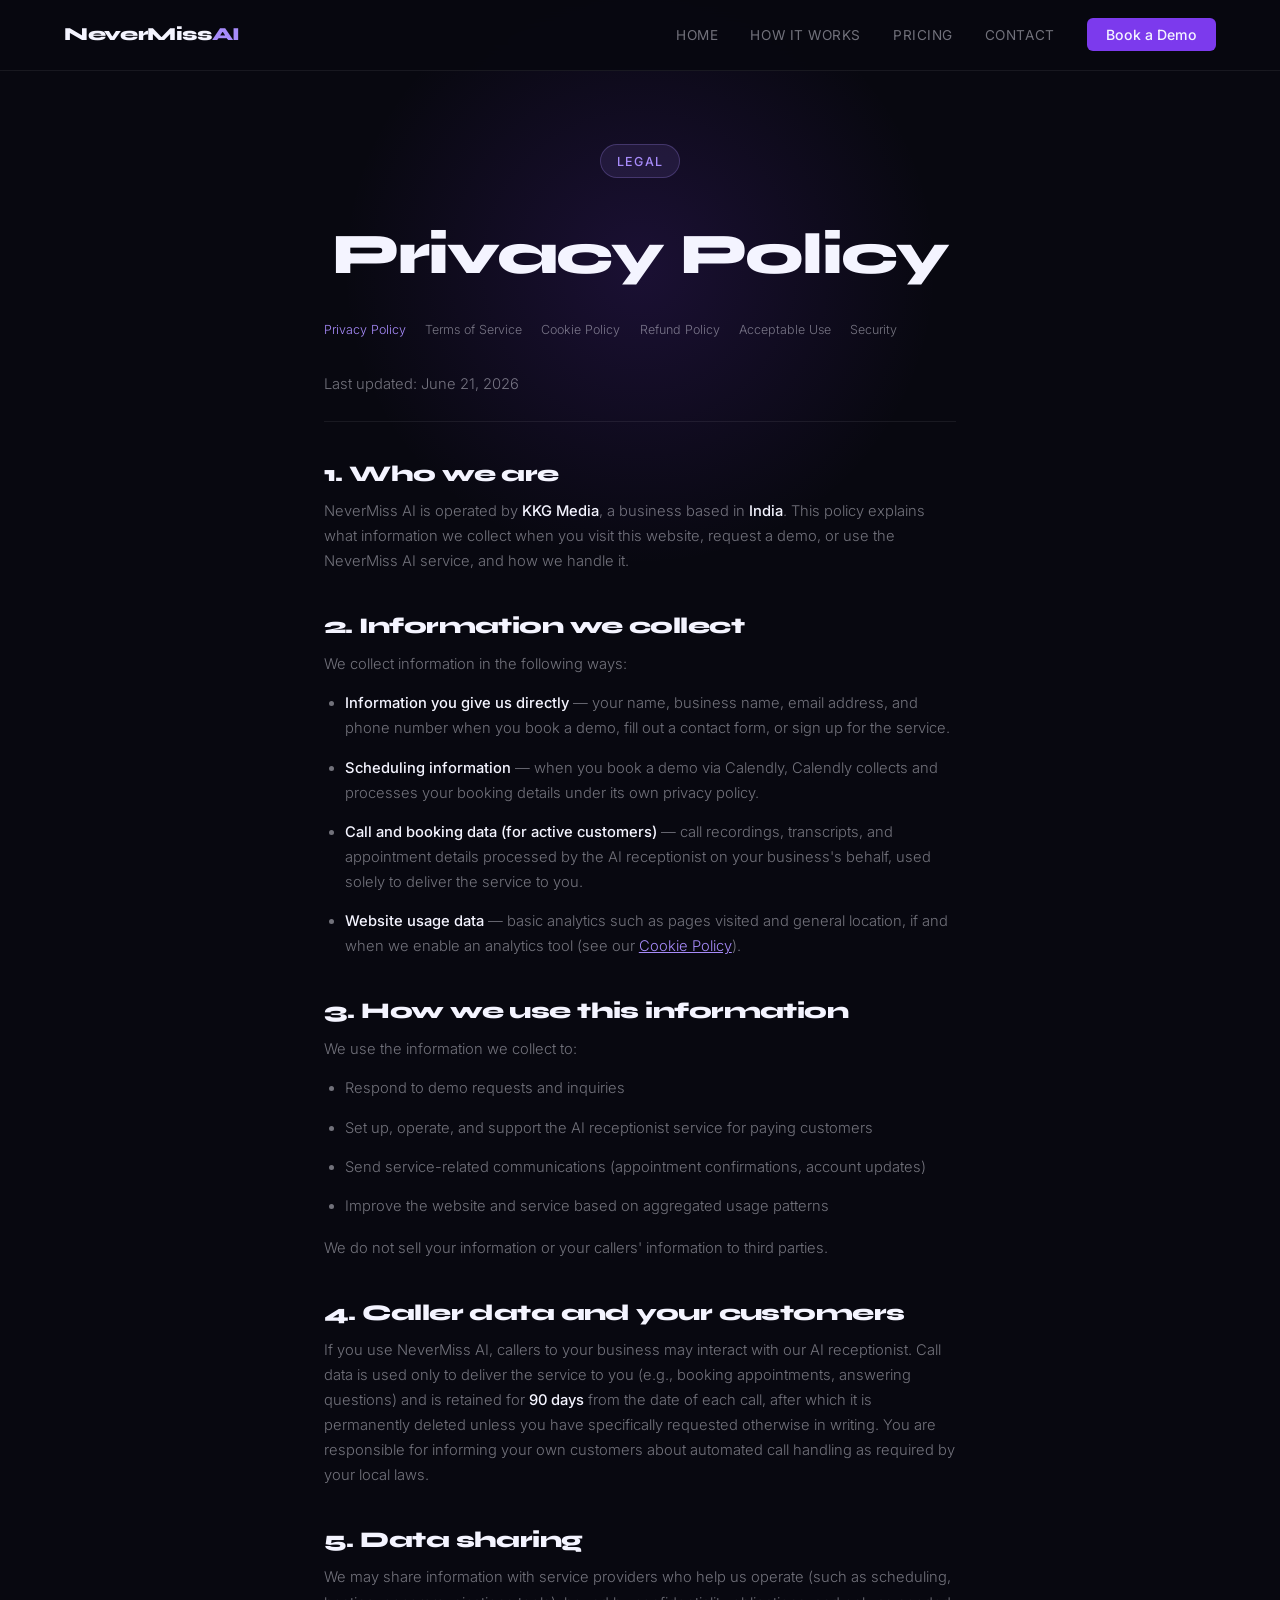
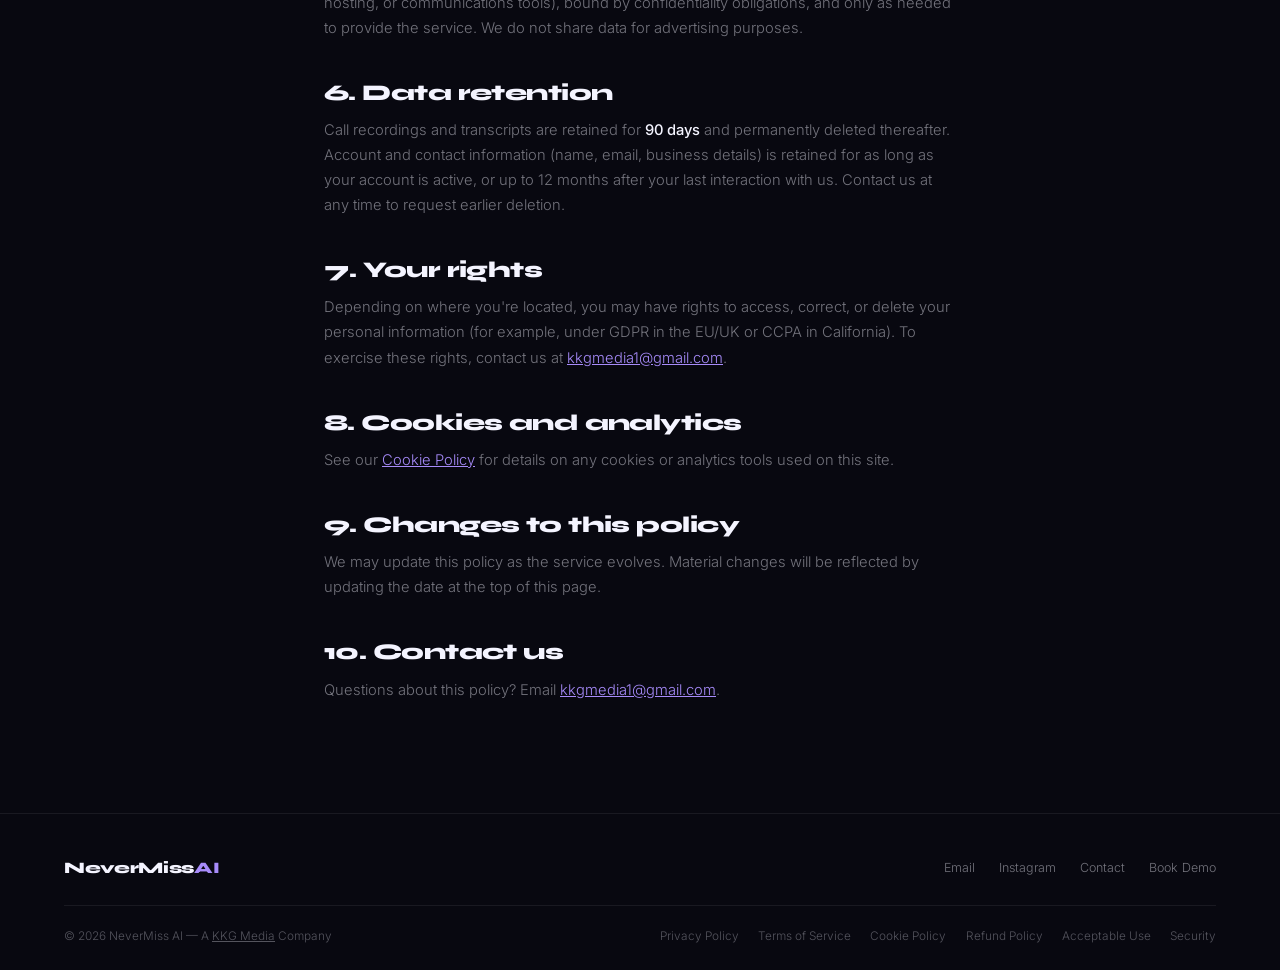
<file: privacy-policy.html>
<!DOCTYPE html>
<html lang="en">
<head>
  <meta charset="UTF-8" />
  <meta name="viewport" content="width=device-width, initial-scale=1.0"/>
  <title>Privacy Policy — NeverMiss AI</title>
  <link href="https://fonts.googleapis.com/css2?family=Syne:wght@400;600;700;800&family=Inter:wght@300;400;500&display=swap" rel="stylesheet"/>
  <link rel="stylesheet" href="styles.css"/>
</head>
<body>

<nav>
  <a href="index.html" class="logo">NeverMiss<span>AI</span></a>
  <button class="nav-toggle" id="navToggle" aria-label="Toggle menu"><span></span><span></span><span></span></button>
  <ul id="navMenu">
    <li><a href="index.html">Home</a></li>
    <li><a href="how-it-works.html">How It Works</a></li>
    <li><a href="pricing.html">Pricing</a></li>
    <li><a href="contact.html">Contact</a></li>
    <li><a href="book-demo.html" class="nav-cta">Book a Demo</a></li>
  </ul>
</nav>

<section class="page-hero" style="padding-bottom: 1rem;">
  <p class="section-label pill">Legal</p>
  <h1>Privacy Policy</h1>
</section>

<div class="legal-nav">
  <a href="privacy-policy.html" class="active">Privacy Policy</a>
  <a href="terms.html">Terms of Service</a>
  <a href="cookie-policy.html">Cookie Policy</a>
  <a href="refund-policy.html">Refund Policy</a>
  <a href="acceptable-use.html">Acceptable Use</a>
  <a href="security.html">Security</a>
</div>

<div class="legal-content">
  <p class="legal-updated">Last updated: June 21, 2026</p>

  <h2>1. Who we are</h2>
  <p>NeverMiss AI is operated by <strong>KKG Media</strong>, a business based in <strong>India</strong>. This policy explains what information we collect when you visit this website, request a demo, or use the NeverMiss AI service, and how we handle it.</p>

  <h2>2. Information we collect</h2>
  <p>We collect information in the following ways:</p>
  <ul>
    <li><strong>Information you give us directly</strong> — your name, business name, email address, and phone number when you book a demo, fill out a contact form, or sign up for the service.</li>
    <li><strong>Scheduling information</strong> — when you book a demo via Calendly, Calendly collects and processes your booking details under its own privacy policy.</li>
    <li><strong>Call and booking data (for active customers)</strong> — call recordings, transcripts, and appointment details processed by the AI receptionist on your business's behalf, used solely to deliver the service to you.</li>
    <li><strong>Website usage data</strong> — basic analytics such as pages visited and general location, if and when we enable an analytics tool (see our <a href="cookie-policy.html" style="color:var(--accent);">Cookie Policy</a>).</li>
  </ul>

  <h2>3. How we use this information</h2>
  <p>We use the information we collect to:</p>
  <ul>
    <li>Respond to demo requests and inquiries</li>
    <li>Set up, operate, and support the AI receptionist service for paying customers</li>
    <li>Send service-related communications (appointment confirmations, account updates)</li>
    <li>Improve the website and service based on aggregated usage patterns</li>
  </ul>
  <p>We do not sell your information or your callers' information to third parties.</p>

  <h2>4. Caller data and your customers</h2>
  <p>If you use NeverMiss AI, callers to your business may interact with our AI receptionist. Call data is used only to deliver the service to you (e.g., booking appointments, answering questions) and is retained for <strong>90 days</strong> from the date of each call, after which it is permanently deleted unless you have specifically requested otherwise in writing. You are responsible for informing your own customers about automated call handling as required by your local laws.</p>

  <h2>5. Data sharing</h2>
  <p>We may share information with service providers who help us operate (such as scheduling, hosting, or communications tools), bound by confidentiality obligations, and only as needed to provide the service. We do not share data for advertising purposes.</p>

  <h2>6. Data retention</h2>
  <p>Call recordings and transcripts are retained for <strong>90 days</strong> and permanently deleted thereafter. Account and contact information (name, email, business details) is retained for as long as your account is active, or up to 12 months after your last interaction with us. Contact us at any time to request earlier deletion.</p>

  <h2>7. Your rights</h2>
  <p>Depending on where you're located, you may have rights to access, correct, or delete your personal information (for example, under GDPR in the EU/UK or CCPA in California). To exercise these rights, contact us at <a href="mailto:kkgmedia1@gmail.com" style="color:var(--accent);">kkgmedia1@gmail.com</a>.</p>

  <h2>8. Cookies and analytics</h2>
  <p>See our <a href="cookie-policy.html" style="color:var(--accent);">Cookie Policy</a> for details on any cookies or analytics tools used on this site.</p>

  <h2>9. Changes to this policy</h2>
  <p>We may update this policy as the service evolves. Material changes will be reflected by updating the date at the top of this page.</p>

  <h2>10. Contact us</h2>
  <p>Questions about this policy? Email <a href="mailto:kkgmedia1@gmail.com" style="color:var(--accent);">kkgmedia1@gmail.com</a>.</p>
</div>

<footer>
  <div class="footer-top">
    <a href="index.html" class="logo">NeverMiss<span>AI</span></a>
    <div class="footer-links">
      <a href="mailto:kkgmedia1@gmail.com">Email</a>
      <a href="https://instagram.com/_ranitkumar" target="_blank" rel="noopener">Instagram</a>
      <a href="contact.html">Contact</a>
      <a href="book-demo.html">Book Demo</a>
    </div>
  </div>
  <div class="footer-legal">
    <p>© 2026 NeverMiss AI — A <a href="https://kkgmedia.in" style="color:rgba(244,244,255,0.32);">KKG Media</a> Company</p>
    <div class="footer-legal-links">
      <a href="privacy-policy.html">Privacy Policy</a>
      <a href="terms.html">Terms of Service</a>
      <a href="cookie-policy.html">Cookie Policy</a>
      <a href="refund-policy.html">Refund Policy</a>
      <a href="acceptable-use.html">Acceptable Use</a>
      <a href="security.html">Security</a>
    </div>
  </div>
</footer>

<script src="script.js"></script>
</body>
</html>
</file>
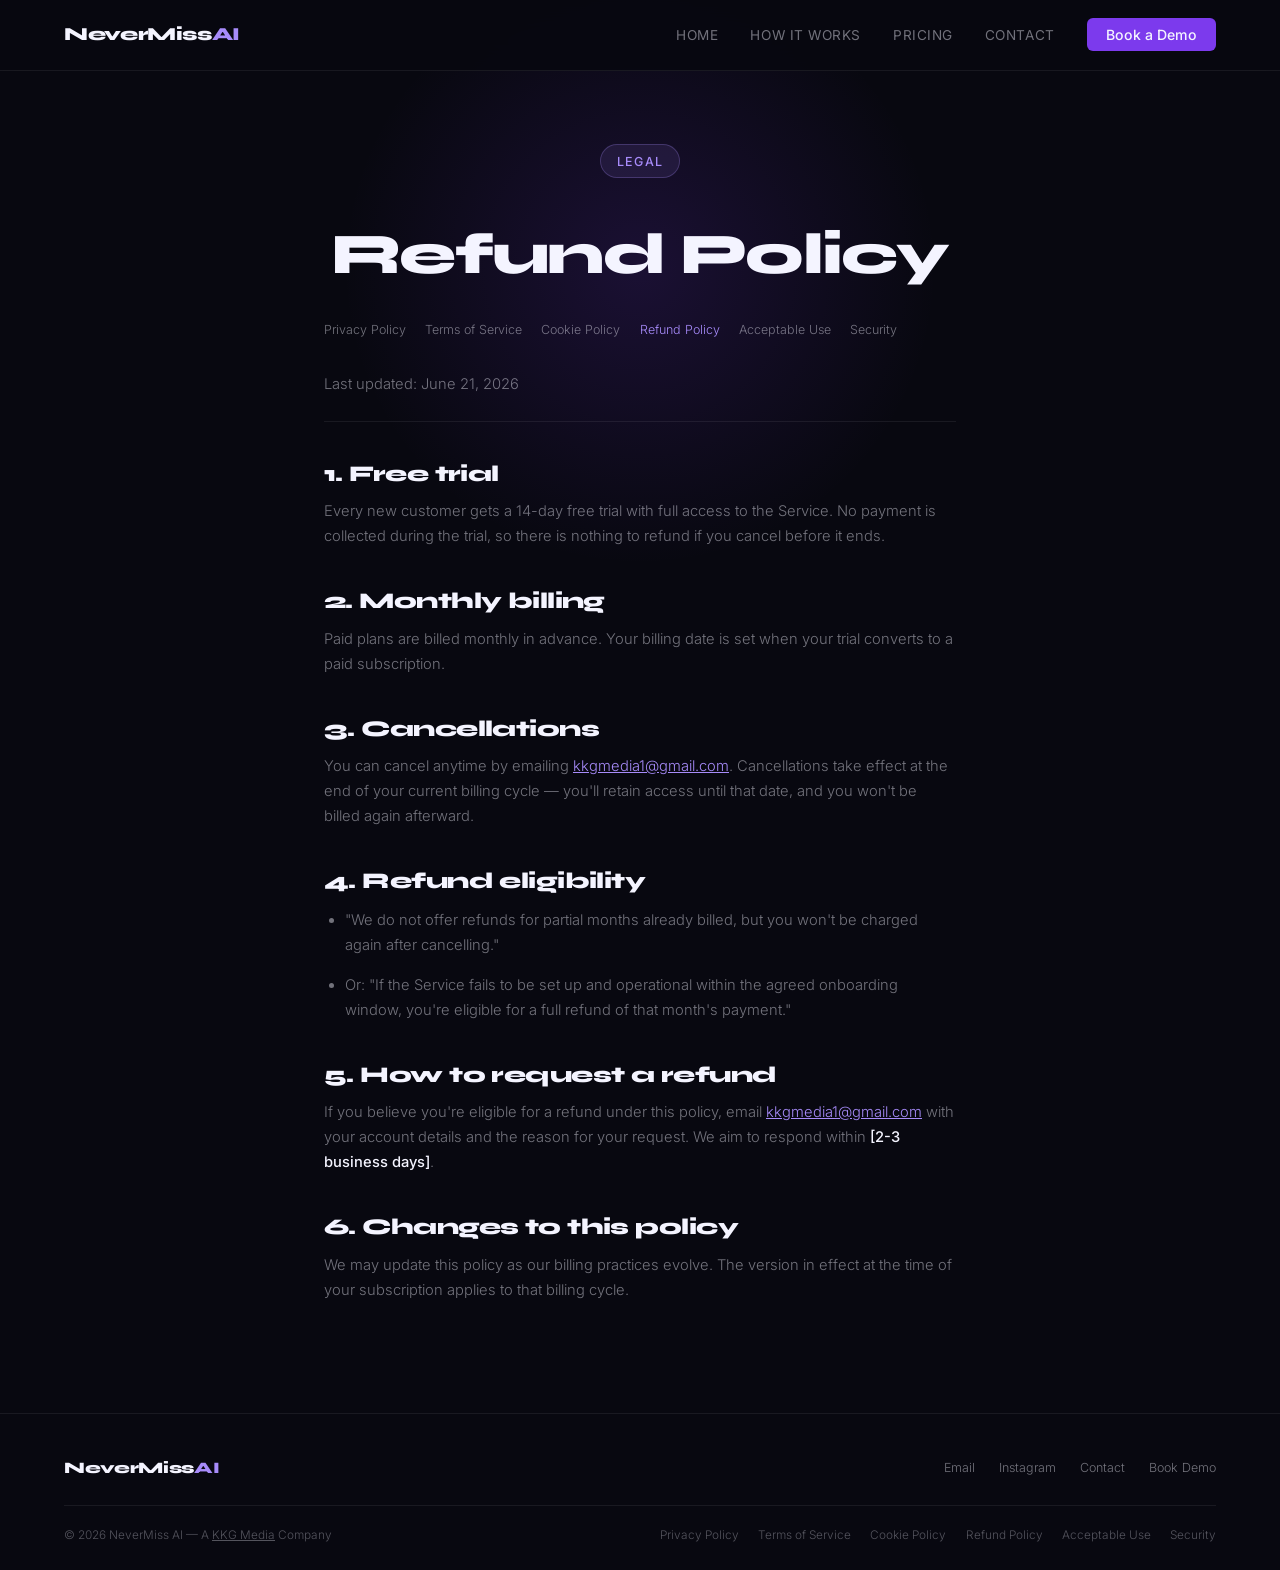
<file: refund-policy.html>
<!DOCTYPE html>
<html lang="en">
<head>
  <meta charset="UTF-8" />
  <meta name="viewport" content="width=device-width, initial-scale=1.0"/>
  <title>Refund Policy — NeverMiss AI</title>
  <meta name="robots" content="noindex"/>
  <link href="https://fonts.googleapis.com/css2?family=Syne:wght@400;600;700;800&family=Inter:wght@300;400;500&display=swap" rel="stylesheet"/>
  <link rel="stylesheet" href="styles.css"/>
</head>
<body>

<nav>
  <a href="index.html" class="logo">NeverMiss<span>AI</span></a>
  <button class="nav-toggle" id="navToggle" aria-label="Toggle menu"><span></span><span></span><span></span></button>
  <ul id="navMenu">
    <li><a href="index.html">Home</a></li>
    <li><a href="how-it-works.html">How It Works</a></li>
    <li><a href="pricing.html">Pricing</a></li>
    <li><a href="contact.html">Contact</a></li>
    <li><a href="book-demo.html" class="nav-cta">Book a Demo</a></li>
  </ul>
</nav>

<section class="page-hero" style="padding-bottom: 1rem;">
  <p class="section-label pill">Legal</p>
  <h1>Refund Policy</h1>
</section>

<div class="legal-nav">
  <a href="privacy-policy.html">Privacy Policy</a>
  <a href="terms.html">Terms of Service</a>
  <a href="cookie-policy.html">Cookie Policy</a>
  <a href="refund-policy.html" class="active">Refund Policy</a>
  <a href="acceptable-use.html">Acceptable Use</a>
  <a href="security.html">Security</a>
</div>

<div class="legal-content">
  <p class="legal-updated">Last updated: June 21, 2026</p>

  

  <h2>1. Free trial</h2>
  <p>Every new customer gets a 14-day free trial with full access to the Service. No payment is collected during the trial, so there is nothing to refund if you cancel before it ends.</p>

  <h2>2. Monthly billing</h2>
  <p>Paid plans are billed monthly in advance. Your billing date is set when your trial converts to a paid subscription.</p>

  <h2>3. Cancellations</h2>
  <p>You can cancel anytime by emailing <a href="mailto:kkgmedia1@gmail.com" style="color:var(--accent);">kkgmedia1@gmail.com</a>. Cancellations take effect at the end of your current billing cycle — you'll retain access until that date, and you won't be billed again afterward.</p>

  <h2>4. Refund eligibility</h2>
  <p><strong></strong></p>
  <ul>
    <li>"We do not offer refunds for partial months already billed, but you won't be charged again after cancelling."</li>
    <li>Or: "If the Service fails to be set up and operational within the agreed onboarding window, you're eligible for a full refund of that month's payment."</li>
  </ul>

  <h2>5. How to request a refund</h2>
  <p>If you believe you're eligible for a refund under this policy, email <a href="mailto:kkgmedia1@gmail.com" style="color:var(--accent);">kkgmedia1@gmail.com</a> with your account details and the reason for your request. We aim to respond within <strong>[2-3 business days]</strong>.</p>

  <h2>6. Changes to this policy</h2>
  <p>We may update this policy as our billing practices evolve. The version in effect at the time of your subscription applies to that billing cycle.</p>
</div>

<footer>
  <div class="footer-top">
    <a href="index.html" class="logo">NeverMiss<span>AI</span></a>
    <div class="footer-links">
      <a href="mailto:kkgmedia1@gmail.com">Email</a>
      <a href="https://instagram.com/_ranitkumar" target="_blank" rel="noopener">Instagram</a>
      <a href="contact.html">Contact</a>
      <a href="book-demo.html">Book Demo</a>
    </div>
  </div>
  <div class="footer-legal">
    <p>© 2026 NeverMiss AI — A <a href="https://kkgmedia.in" style="color:rgba(244,244,255,0.32);">KKG Media</a> Company</p>
    <div class="footer-legal-links">
      <a href="privacy-policy.html">Privacy Policy</a>
      <a href="terms.html">Terms of Service</a>
      <a href="cookie-policy.html">Cookie Policy</a>
      <a href="refund-policy.html">Refund Policy</a>
      <a href="acceptable-use.html">Acceptable Use</a>
      <a href="security.html">Security</a>
    </div>
  </div>
</footer>

<script src="script.js"></script>
</body>
</html>
</file>
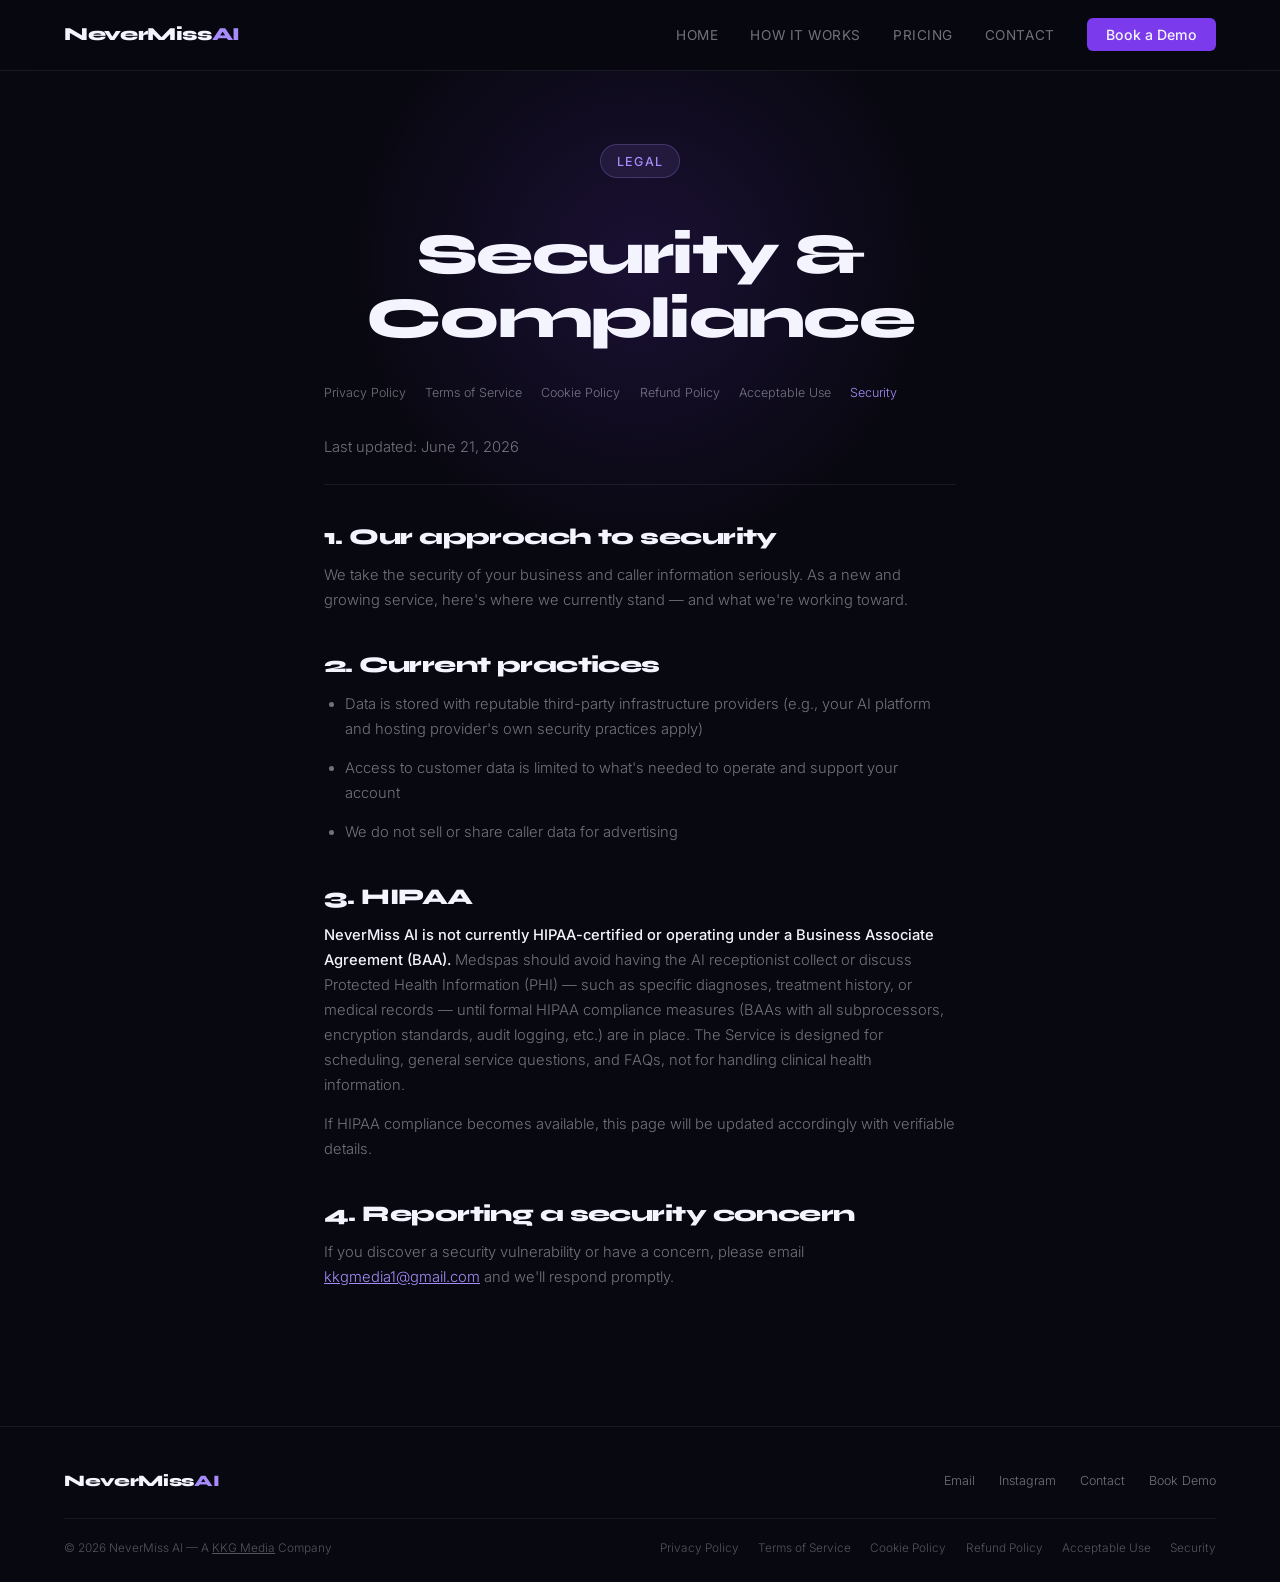
<file: security.html>
<!DOCTYPE html>
<html lang="en">
<head>
  <meta charset="UTF-8" />
  <meta name="viewport" content="width=device-width, initial-scale=1.0"/>
  <title>Security — NeverMiss AI</title>
  <meta name="robots" content="noindex"/>
  <link href="https://fonts.googleapis.com/css2?family=Syne:wght@400;600;700;800&family=Inter:wght@300;400;500&display=swap" rel="stylesheet"/>
  <link rel="stylesheet" href="styles.css"/>
</head>
<body>

<nav>
  <a href="index.html" class="logo">NeverMiss<span>AI</span></a>
  <button class="nav-toggle" id="navToggle" aria-label="Toggle menu"><span></span><span></span><span></span></button>
  <ul id="navMenu">
    <li><a href="index.html">Home</a></li>
    <li><a href="how-it-works.html">How It Works</a></li>
    <li><a href="pricing.html">Pricing</a></li>
    <li><a href="contact.html">Contact</a></li>
    <li><a href="book-demo.html" class="nav-cta">Book a Demo</a></li>
  </ul>
</nav>

<section class="page-hero" style="padding-bottom: 1rem;">
  <p class="section-label pill">Legal</p>
  <h1>Security & Compliance</h1>
</section>

<div class="legal-nav">
  <a href="privacy-policy.html">Privacy Policy</a>
  <a href="terms.html">Terms of Service</a>
  <a href="cookie-policy.html">Cookie Policy</a>
  <a href="refund-policy.html">Refund Policy</a>
  <a href="acceptable-use.html">Acceptable Use</a>
  <a href="security.html" class="active">Security</a>
</div>

<div class="legal-content">
  <p class="legal-updated">Last updated: June 21, 2026</p>

  

  <h2>1. Our approach to security</h2>
  <p>We take the security of your business and caller information seriously. As a new and growing service, here's where we currently stand — and what we're working toward.</p>

  <h2>2. Current practices</h2>
  <p><strong></strong></p>
  <ul>
    <li>Data is stored with reputable third-party infrastructure providers (e.g., your AI platform and hosting provider's own security practices apply)</li>
    <li>Access to customer data is limited to what's needed to operate and support your account</li>
    <li>We do not sell or share caller data for advertising</li>
  </ul>

  <h2>3. HIPAA</h2>
  <p><strong>NeverMiss AI is not currently HIPAA-certified or operating under a Business Associate Agreement (BAA).</strong> Medspas should avoid having the AI receptionist collect or discuss Protected Health Information (PHI) — such as specific diagnoses, treatment history, or medical records — until formal HIPAA compliance measures (BAAs with all subprocessors, encryption standards, audit logging, etc.) are in place. The Service is designed for scheduling, general service questions, and FAQs, not for handling clinical health information.</p>
  <p>If HIPAA compliance becomes available, this page will be updated accordingly with verifiable details.</p>

  <h2>4. Reporting a security concern</h2>
  <p>If you discover a security vulnerability or have a concern, please email <a href="mailto:kkgmedia1@gmail.com" style="color:var(--accent);">kkgmedia1@gmail.com</a> and we'll respond promptly.</p>

  <h2></strong></p>
</div>

<footer>
  <div class="footer-top">
    <a href="index.html" class="logo">NeverMiss<span>AI</span></a>
    <div class="footer-links">
      <a href="mailto:kkgmedia1@gmail.com">Email</a>
      <a href="https://instagram.com/_ranitkumar" target="_blank" rel="noopener">Instagram</a>
      <a href="contact.html">Contact</a>
      <a href="book-demo.html">Book Demo</a>
    </div>
  </div>
  <div class="footer-legal">
    <p>© 2026 NeverMiss AI — A <a href="https://kkgmedia.in" style="color:rgba(244,244,255,0.32);">KKG Media</a> Company</p>
    <div class="footer-legal-links">
      <a href="privacy-policy.html">Privacy Policy</a>
      <a href="terms.html">Terms of Service</a>
      <a href="cookie-policy.html">Cookie Policy</a>
      <a href="refund-policy.html">Refund Policy</a>
      <a href="acceptable-use.html">Acceptable Use</a>
      <a href="security.html">Security</a>
    </div>
  </div>
</footer>

<script src="script.js"></script>
</body>
</html>
</file>
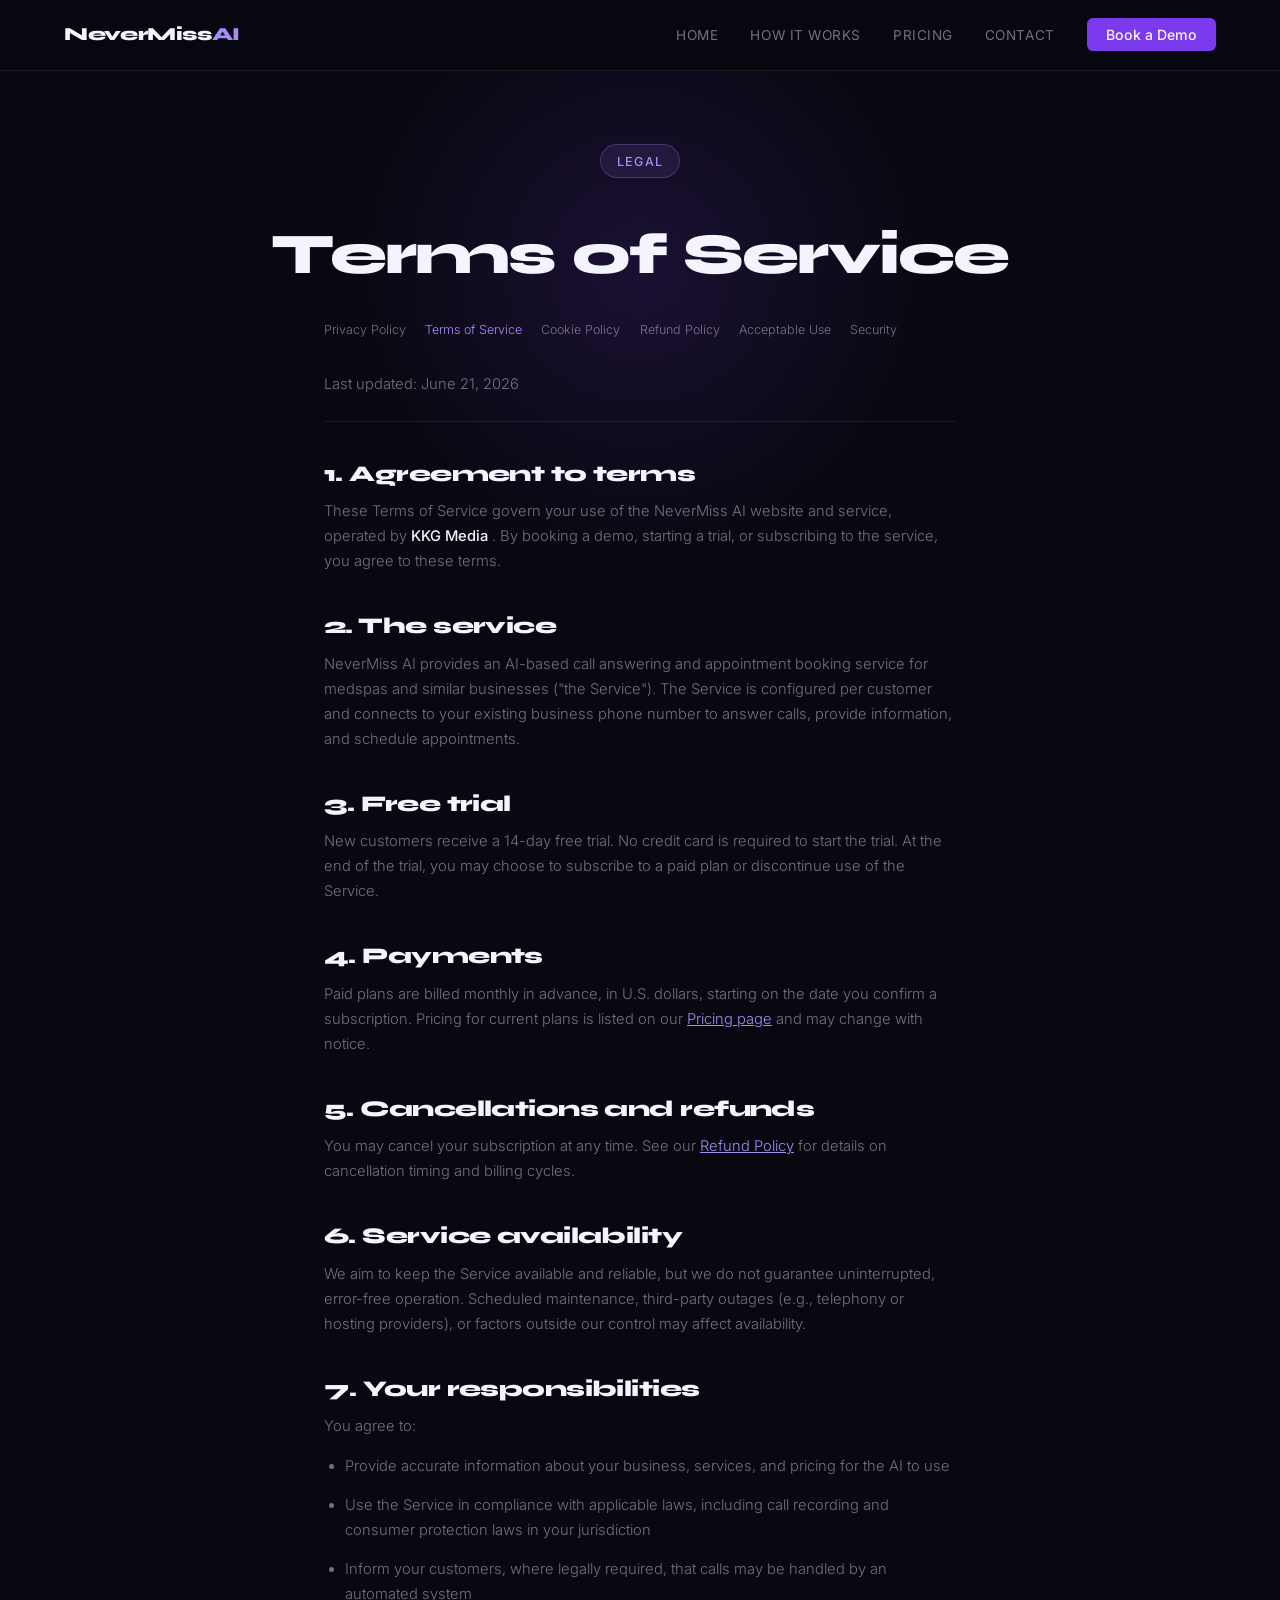
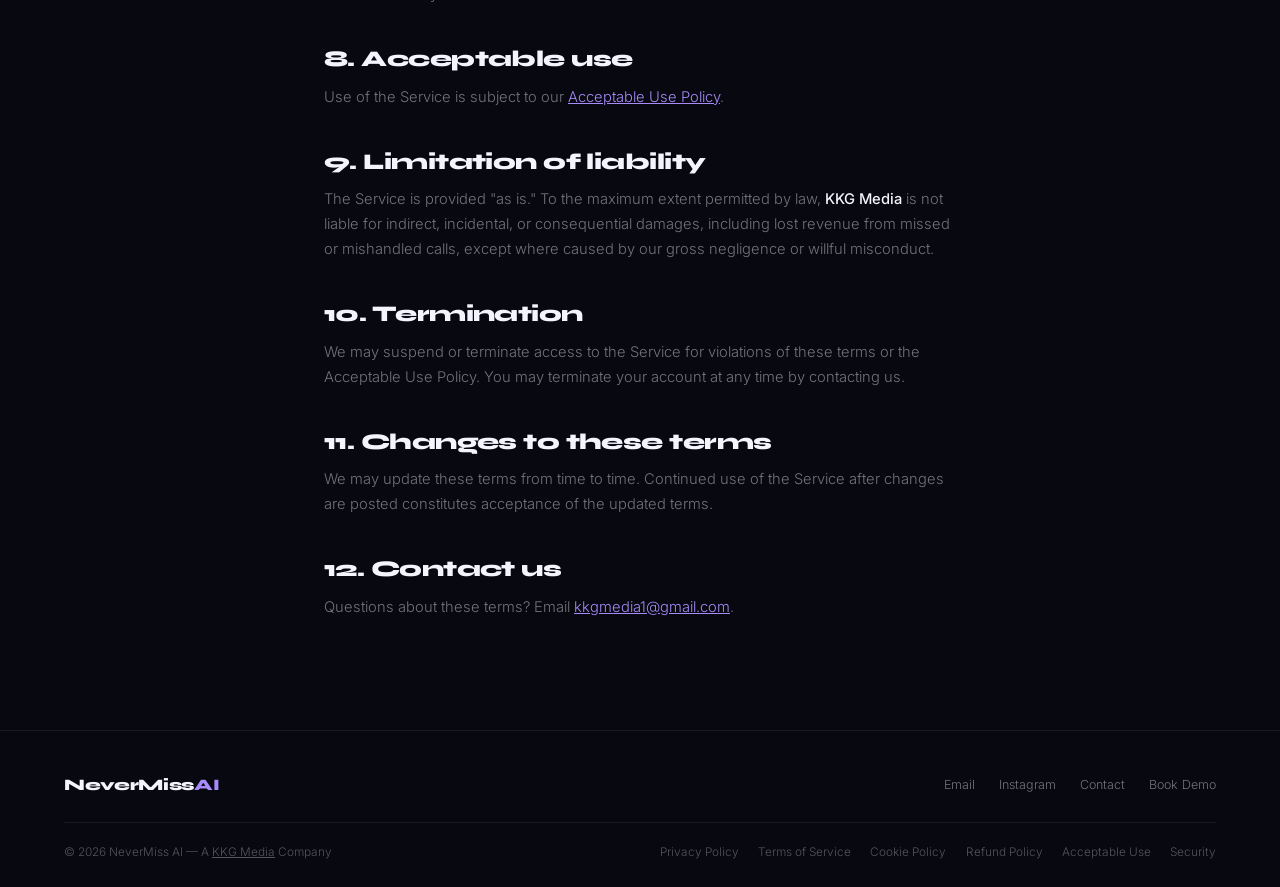
<file: terms.html>
<!DOCTYPE html>
<html lang="en">
<head>
  <meta charset="UTF-8" />
  <meta name="viewport" content="width=device-width, initial-scale=1.0"/>
  <title>Terms of Service — NeverMiss AI</title>
  <meta name="robots" content="noindex"/>
  <link href="https://fonts.googleapis.com/css2?family=Syne:wght@400;600;700;800&family=Inter:wght@300;400;500&display=swap" rel="stylesheet"/>
  <link rel="stylesheet" href="styles.css"/>
</head>
<body>

<nav>
  <a href="index.html" class="logo">NeverMiss<span>AI</span></a>
  <button class="nav-toggle" id="navToggle" aria-label="Toggle menu"><span></span><span></span><span></span></button>
  <ul id="navMenu">
    <li><a href="index.html">Home</a></li>
    <li><a href="how-it-works.html">How It Works</a></li>
    <li><a href="pricing.html">Pricing</a></li>
    <li><a href="contact.html">Contact</a></li>
    <li><a href="book-demo.html" class="nav-cta">Book a Demo</a></li>
  </ul>
</nav>

<section class="page-hero" style="padding-bottom: 1rem;">
  <p class="section-label pill">Legal</p>
  <h1>Terms of Service</h1>
</section>

<div class="legal-nav">
  <a href="privacy-policy.html">Privacy Policy</a>
  <a href="terms.html" class="active">Terms of Service</a>
  <a href="cookie-policy.html">Cookie Policy</a>
  <a href="refund-policy.html">Refund Policy</a>
  <a href="acceptable-use.html">Acceptable Use</a>
  <a href="security.html">Security</a>
</div>

<div class="legal-content">
  <p class="legal-updated">Last updated: June 21, 2026</p>

  

  <h2>1. Agreement to terms</h2>
  <p>These Terms of Service govern your use of the NeverMiss AI website and service, operated by <strong> KKG Media </strong>. By booking a demo, starting a trial, or subscribing to the service, you agree to these terms.</p>

  <h2>2. The service</h2>
  <p>NeverMiss AI provides an AI-based call answering and appointment booking service for medspas and similar businesses ("the Service"). The Service is configured per customer and connects to your existing business phone number to answer calls, provide information, and schedule appointments.</p>

  <h2>3. Free trial</h2>
  <p>New customers receive a 14-day free trial. No credit card is required to start the trial. At the end of the trial, you may choose to subscribe to a paid plan or discontinue use of the Service.</p>

  <h2>4. Payments</h2>
  <p>Paid plans are billed monthly in advance, in U.S. dollars, starting on the date you confirm a subscription. Pricing for current plans is listed on our <a href="pricing.html" style="color:var(--accent);">Pricing page</a> and may change with notice.</p>

  <h2>5. Cancellations and refunds</h2>
  <p>You may cancel your subscription at any time. See our <a href="refund-policy.html" style="color:var(--accent);">Refund Policy</a> for details on cancellation timing and billing cycles.</p>

  <h2>6. Service availability</h2>
  <p>We aim to keep the Service available and reliable, but we do not guarantee uninterrupted, error-free operation. Scheduled maintenance, third-party outages (e.g., telephony or hosting providers), or factors outside our control may affect availability. <strong> </strong></p>

  <h2>7. Your responsibilities</h2>
  <p>You agree to:</p>
  <ul>
    <li>Provide accurate information about your business, services, and pricing for the AI to use</li>
    <li>Use the Service in compliance with applicable laws, including call recording and consumer protection laws in your jurisdiction</li>
    <li>Inform your customers, where legally required, that calls may be handled by an automated system</li>
  </ul>

  <h2>8. Acceptable use</h2>
  <p>Use of the Service is subject to our <a href="acceptable-use.html" style="color:var(--accent);">Acceptable Use Policy</a>.</p>

  <h2>9. Limitation of liability</h2>
  <p>The Service is provided "as is." To the maximum extent permitted by law, <strong> KKG Media </strong> is not liable for indirect, incidental, or consequential damages, including lost revenue from missed or mishandled calls, except where caused by our gross negligence or willful misconduct. <strong> </strong></p>

  <h2>10. Termination</h2>
  <p>We may suspend or terminate access to the Service for violations of these terms or the Acceptable Use Policy. You may terminate your account at any time by contacting us.</p>

  <h2>11. Changes to these terms</h2>
  <p>We may update these terms from time to time. Continued use of the Service after changes are posted constitutes acceptance of the updated terms.</p>

  <h2>12. Contact us</h2>
  <p>Questions about these terms? Email <a href="mailto:kkgmedia1@gmail.com" style="color:var(--accent);">kkgmedia1@gmail.com</a>.</p>
</div>

<footer>
  <div class="footer-top">
    <a href="index.html" class="logo">NeverMiss<span>AI</span></a>
    <div class="footer-links">
      <a href="mailto:kkgmedia1@gmail.com">Email</a>
      <a href="https://instagram.com/_ranitkumar" target="_blank" rel="noopener">Instagram</a>
      <a href="contact.html">Contact</a>
      <a href="book-demo.html">Book Demo</a>
    </div>
  </div>
  <div class="footer-legal">
    <p>© 2026 NeverMiss AI — A <a href="https://kkgmedia.in" style="color:rgba(244,244,255,0.32);">KKG Media</a> Company</p>
    <div class="footer-legal-links">
      <a href="privacy-policy.html">Privacy Policy</a>
      <a href="terms.html">Terms of Service</a>
      <a href="cookie-policy.html">Cookie Policy</a>
      <a href="refund-policy.html">Refund Policy</a>
      <a href="acceptable-use.html">Acceptable Use</a>
      <a href="security.html">Security</a>
    </div>
  </div>
</footer>

<script src="script.js"></script>
</body>
</html>
</file>
<file: styles.css>
*, *::before, *::after { box-sizing: border-box; margin: 0; padding: 0; }

:root {
  --black: #080810;
  --surface: #0e0e1a;
  --card: #13131f;
  --border: rgba(255,255,255,0.07);
  --accent: #a78bfa;
  --accent2: #7c3aed;
  --accent-glow: rgba(167,139,250,0.18);
  --white: #f4f4ff;
  --muted: rgba(244,244,255,0.45);
  --font-display: 'Syne', sans-serif;
  --font-body: 'Inter', sans-serif;
}

html { scroll-behavior: smooth; }

body {
  background: var(--black);
  color: var(--white);
  font-family: var(--font-body);
  font-weight: 300;
  line-height: 1.7;
  overflow-x: hidden;
}

/* NAV */
nav {
  position: fixed; top: 0; left: 0; right: 0; z-index: 100;
  display: flex; align-items: center; justify-content: space-between;
  padding: 1.2rem 5vw;
  background: rgba(8,8,16,0.85);
  backdrop-filter: blur(16px);
  border-bottom: 1px solid var(--border);
}
.logo {
  font-family: var(--font-display);
  font-weight: 800;
  font-size: 1.15rem;
  letter-spacing: -0.02em;
  color: var(--white);
  text-decoration: none;
}
.logo span { color: var(--accent); }
nav ul { list-style: none; display: flex; align-items: center; gap: 2rem; }
nav ul a {
  color: var(--muted); font-size: 0.85rem; text-decoration: none;
  font-weight: 400; letter-spacing: 0.04em; text-transform: uppercase;
  transition: color 0.2s;
}
nav ul a:hover, nav ul a.active { color: var(--white); }
.nav-cta {
  background: var(--accent2); color: var(--white) !important;
  padding: 0.5rem 1.2rem; border-radius: 6px;
  font-weight: 500 !important; text-transform: none !important;
  letter-spacing: 0 !important; font-size: 0.88rem !important;
  transition: background 0.2s !important;
}
.nav-cta:hover { background: var(--accent) !important; color: var(--black) !important; }

.nav-toggle {
  display: none;
  flex-direction: column;
  gap: 5px;
  background: none;
  border: none;
  cursor: pointer;
  padding: 0.4rem;
}
.nav-toggle span {
  width: 22px; height: 2px; background: var(--white);
  display: block; transition: all 0.25s;
}

/* PAGE HERO (sub-pages) */
.page-hero {
  padding: 9rem 5vw 4rem;
  text-align: center;
  position: relative;
}
.page-hero::before {
  content: '';
  position: absolute;
  top: -10%; left: 50%; transform: translateX(-50%);
  width: 600px; height: 600px;
  background: radial-gradient(circle, rgba(124,58,237,0.16) 0%, transparent 70%);
  pointer-events: none; z-index: -1;
}
.page-hero .section-label { justify-content: center; display: flex; }
.page-hero h1 {
  font-family: var(--font-display);
  font-size: clamp(2.2rem, 5vw, 3.6rem);
  font-weight: 800; letter-spacing: -0.03em; line-height: 1.1;
  max-width: 760px; margin: 0.8rem auto 1rem;
}
.page-hero p {
  color: var(--muted); max-width: 540px; margin: 0 auto;
  font-size: 1.05rem;
}

/* HERO (home) */
.hero {
  min-height: 100vh;
  display: flex; flex-direction: column;
  align-items: center; justify-content: center;
  text-align: center;
  padding: 7rem 5vw 4rem;
  position: relative;
  overflow: hidden;
}
.hero::before {
  content: '';
  position: absolute;
  top: -20%; left: 50%; transform: translateX(-50%);
  width: 700px; height: 700px;
  background: radial-gradient(circle, rgba(124,58,237,0.22) 0%, transparent 70%);
  pointer-events: none;
}
.hero-eyebrow, .section-label.pill {
  display: inline-flex; align-items: center; gap: 0.5rem;
  background: rgba(167,139,250,0.1);
  border: 1px solid rgba(167,139,250,0.25);
  border-radius: 100px;
  padding: 0.35rem 1rem;
  font-size: 0.78rem; letter-spacing: 0.1em; text-transform: uppercase;
  color: var(--accent); font-weight: 500; margin-bottom: 2rem;
}
.pulse {
  width: 7px; height: 7px; border-radius: 50%;
  background: var(--accent);
  animation: pulse 1.8s infinite;
}
@keyframes pulse {
  0%, 100% { opacity: 1; transform: scale(1); }
  50% { opacity: 0.4; transform: scale(0.7); }
}
h1 {
  font-family: var(--font-display);
  font-size: clamp(2.8rem, 7vw, 5.5rem);
  font-weight: 800;
  line-height: 1.06;
  letter-spacing: -0.03em;
  max-width: 900px;
  margin-bottom: 1.5rem;
}
h1 em, .page-hero h1 em {
  font-style: normal;
  background: linear-gradient(135deg, var(--accent), #c4b5fd);
  -webkit-background-clip: text;
  -webkit-text-fill-color: transparent;
  background-clip: text;
}
.hero-sub {
  font-size: clamp(1rem, 2vw, 1.2rem);
  color: var(--muted);
  max-width: 560px;
  margin-bottom: 2.5rem;
}
.hero-actions { display: flex; gap: 1rem; flex-wrap: wrap; justify-content: center; }
.btn-primary {
  background: var(--accent2);
  color: #fff;
  padding: 0.9rem 2rem;
  border-radius: 8px;
  font-weight: 500; font-size: 0.95rem;
  text-decoration: none;
  transition: background 0.2s, transform 0.15s;
  display: inline-block;
  border: none; cursor: pointer;
}
.btn-primary:hover { background: var(--accent); color: var(--black); transform: translateY(-2px); }
.btn-ghost {
  border: 1px solid var(--border);
  color: var(--muted);
  padding: 0.9rem 2rem;
  border-radius: 8px;
  font-size: 0.95rem;
  text-decoration: none;
  transition: border-color 0.2s, color 0.2s;
  display: inline-block;
}
.btn-ghost:hover { border-color: var(--accent); color: var(--white); }

/* SOCIAL PROOF BAR */
.proof-bar {
  background: var(--surface);
  border-top: 1px solid var(--border);
  border-bottom: 1px solid var(--border);
  padding: 1.2rem 5vw;
  display: flex; align-items: center; justify-content: center;
  gap: 3rem; flex-wrap: wrap;
}
.proof-item {
  display: flex; align-items: center; gap: 0.6rem;
  font-size: 0.82rem; color: var(--muted);
}
.proof-item svg { color: var(--accent); flex-shrink: 0; }

/* SECTIONS */
section { padding: 6rem 5vw; }
.section-label {
  font-size: 0.72rem; letter-spacing: 0.14em; text-transform: uppercase;
  color: var(--accent); font-weight: 600; margin-bottom: 1rem;
}
h2 {
  font-family: var(--font-display);
  font-size: clamp(2rem, 4vw, 3rem);
  font-weight: 800; letter-spacing: -0.025em;
  line-height: 1.1; margin-bottom: 1.2rem;
}
.section-sub { color: var(--muted); max-width: 520px; font-size: 1.05rem; }
.center { text-align: center; margin-left: auto; margin-right: auto; }

/* PROBLEM SECTION */
.problem { background: var(--surface); }
.problem-inner, .how-inner, .features-inner, .pricing-inner, .contact-inner, .faq-inner { max-width: 1100px; margin: 0 auto; }
.problem-grid {
  display: grid; grid-template-columns: repeat(auto-fit, minmax(260px, 1fr));
  gap: 1.5rem; margin-top: 3rem;
}
.problem-card {
  background: var(--card);
  border: 1px solid var(--border);
  border-radius: 12px;
  padding: 1.8rem;
}
.problem-stat {
  font-family: var(--font-display);
  font-size: 3rem; font-weight: 800;
  color: var(--accent); line-height: 1;
  margin-bottom: 0.5rem;
}
.problem-card p { color: var(--muted); font-size: 0.9rem; }

/* HOW IT WORKS */
.steps {
  display: grid; grid-template-columns: repeat(auto-fit, minmax(240px, 1fr));
  gap: 2rem; margin-top: 3rem;
}
.step {
  position: relative;
  background: var(--card);
  border: 1px solid var(--border);
  border-radius: 12px;
  padding: 2rem;
  transition: border-color 0.2s;
}
.step:hover { border-color: rgba(167,139,250,0.4); }
.step-num {
  font-family: var(--font-display);
  font-size: 0.7rem; letter-spacing: 0.12em;
  color: var(--accent); font-weight: 700;
  text-transform: uppercase; margin-bottom: 1rem;
}
.step h3 {
  font-family: var(--font-display);
  font-size: 1.15rem; font-weight: 700;
  margin-bottom: 0.6rem;
}
.step p { color: var(--muted); font-size: 0.88rem; }

/* WHAT AI DOES */
.features { background: var(--surface); }
.features-grid {
  display: grid; grid-template-columns: repeat(auto-fit, minmax(300px, 1fr));
  gap: 1.2rem; margin-top: 3rem;
}
.feature-item {
  display: flex; gap: 1rem; align-items: flex-start;
  background: var(--card);
  border: 1px solid var(--border);
  border-radius: 10px;
  padding: 1.4rem;
}
.feature-icon {
  width: 38px; height: 38px; border-radius: 8px;
  background: var(--accent-glow);
  display: flex; align-items: center; justify-content: center;
  flex-shrink: 0; font-size: 1.1rem;
}
.feature-item h4 {
  font-family: var(--font-display);
  font-size: 0.95rem; font-weight: 700; margin-bottom: 0.3rem;
}
.feature-item p { color: var(--muted); font-size: 0.82rem; }

/* PRICING */
.pricing-inner.center { text-align: center; }
.pricing-cards {
  display: grid; grid-template-columns: repeat(auto-fit, minmax(240px, 1fr));
  gap: 1.5rem; margin-top: 3rem; text-align: left;
}
.pricing-card {
  background: var(--card);
  border: 1px solid var(--border);
  border-radius: 14px;
  padding: 2rem;
  position: relative;
}
.pricing-card.featured {
  border-color: rgba(167,139,250,0.5);
  background: linear-gradient(160deg, rgba(124,58,237,0.12), var(--card));
}
.badge {
  position: absolute; top: -12px; left: 50%; transform: translateX(-50%);
  background: var(--accent2); color: #fff;
  font-size: 0.7rem; font-weight: 600; letter-spacing: 0.08em;
  text-transform: uppercase; padding: 0.25rem 0.8rem; border-radius: 100px;
}
.price {
  font-family: var(--font-display);
  font-size: 2.5rem; font-weight: 800; color: var(--white);
  margin: 1rem 0 0.2rem;
}
.price sub { font-size: 1rem; font-weight: 400; color: var(--muted); }
.plan-name {
  font-size: 0.8rem; text-transform: uppercase; letter-spacing: 0.1em;
  color: var(--accent); font-weight: 600;
}
.plan-desc { color: var(--muted); font-size: 0.85rem; margin-bottom: 1.5rem; }
.plan-features { list-style: none; margin-bottom: 2rem; }
.plan-features li {
  font-size: 0.85rem; color: var(--muted);
  padding: 0.4rem 0; border-bottom: 1px solid var(--border);
  display: flex; align-items: center; gap: 0.5rem;
}
.plan-features li::before { content: '✓'; color: var(--accent); font-weight: 700; }
.btn-plan {
  display: block; text-align: center;
  padding: 0.8rem; border-radius: 8px;
  font-size: 0.88rem; font-weight: 500;
  text-decoration: none; transition: all 0.2s;
}
.btn-plan-ghost { border: 1px solid var(--border); color: var(--muted); }
.btn-plan-ghost:hover { border-color: var(--accent); color: var(--white); }
.btn-plan-filled { background: var(--accent2); color: #fff; }
.btn-plan-filled:hover { background: var(--accent); color: var(--black); }

/* FAQ */
.faq-item {
  background: var(--card);
  border: 1px solid var(--border);
  border-radius: 12px;
  padding: 1.5rem 1.8rem;
  margin-bottom: 1rem;
}
.faq-item h4 {
  font-family: var(--font-display);
  font-size: 1.02rem; font-weight: 700; margin-bottom: 0.6rem;
}
.faq-item p { color: var(--muted); font-size: 0.9rem; }

/* CTA SECTION */
.cta-section { background: var(--surface); text-align: center; }
.cta-inner { max-width: 700px; margin: 0 auto; }
.cta-section h2 { margin-bottom: 1rem; }
.cta-section p { color: var(--muted); margin-bottom: 2rem; font-size: 1.05rem; }

/* CALENDLY EMBED */
.calendly-wrap {
  max-width: 900px; margin: 3rem auto 0;
  background: var(--card);
  border: 1px solid var(--border);
  border-radius: 16px;
  overflow: hidden;
  padding: 0.5rem;
}
.calendly-inline-widget { min-height: 700px; }

/* CONTACT PAGE */
.contact-grid {
  display: grid; grid-template-columns: repeat(auto-fit, minmax(260px, 1fr));
  gap: 1.5rem; margin-top: 3rem;
}
.contact-card {
  background: var(--card);
  border: 1px solid var(--border);
  border-radius: 14px;
  padding: 2rem;
  text-align: center;
  text-decoration: none;
  transition: border-color 0.2s, transform 0.15s;
  display: block;
}
.contact-card:hover { border-color: rgba(167,139,250,0.45); transform: translateY(-3px); }
.contact-icon {
  width: 50px; height: 50px; border-radius: 12px;
  background: var(--accent-glow);
  display: flex; align-items: center; justify-content: center;
  font-size: 1.4rem; margin: 0 auto 1rem;
}
.contact-card h4 {
  font-family: var(--font-display); color: var(--white);
  font-size: 1.05rem; font-weight: 700; margin-bottom: 0.4rem;
}
.contact-card p { color: var(--muted); font-size: 0.85rem; }

/* FOUNDER SECTION */
.founder-section { background: var(--surface); }
.founder-inner {
  max-width: 1000px; margin: 0 auto;
  display: grid; grid-template-columns: 200px 1fr;
  gap: 3rem; align-items: center;
}
.founder-photo {
  width: 180px; height: 180px; border-radius: 50%;
  background: var(--card);
  border: 1px solid var(--border);
  display: flex; align-items: center; justify-content: center;
  font-family: var(--font-display);
  font-size: 3rem; font-weight: 800;
  color: var(--accent);
  overflow: hidden;
}
.founder-photo img { width: 100%; height: 100%; object-fit: cover; }
.founder-text .section-label { margin-bottom: 0.6rem; }
.founder-text h2 { font-size: clamp(1.6rem, 3vw, 2.2rem); margin-bottom: 1rem; }
.founder-text p { color: var(--muted); font-size: 0.98rem; margin-bottom: 1rem; }
.founder-text p:last-child { margin-bottom: 0; }
.founder-name {
  font-family: var(--font-display);
  color: var(--white); font-weight: 700; font-size: 1rem;
}
.founder-title { color: var(--accent); font-size: 0.82rem; margin-bottom: 1rem; }
@media (max-width: 700px) {
  .founder-inner { grid-template-columns: 1fr; text-align: center; justify-items: center; }
}

/* COMPARISON TABLE */
.compare-wrap { overflow-x: auto; margin-top: 3rem; }
.compare-table {
  width: 100%; border-collapse: collapse;
  background: var(--card);
  border: 1px solid var(--border);
  border-radius: 14px;
  overflow: hidden;
  min-width: 640px;
}
.compare-table th, .compare-table td {
  padding: 1rem 1.3rem;
  text-align: left;
  border-bottom: 1px solid var(--border);
  font-size: 0.88rem;
}
.compare-table th {
  font-family: var(--font-display);
  font-size: 0.78rem; text-transform: uppercase; letter-spacing: 0.06em;
  color: var(--muted); font-weight: 700;
  background: rgba(255,255,255,0.02);
}
.compare-table th.highlight-col, .compare-table td.highlight-col {
  background: rgba(124,58,237,0.08);
}
.compare-table td:first-child, .compare-table th:first-child { color: var(--white); font-weight: 500; }
.compare-table tr:last-child td { border-bottom: none; }
.yes { color: #6ee7b7; font-weight: 700; }
.no { color: rgba(244,244,255,0.3); }
.partial { color: #fbbf24; }

/* GUARANTEE BANNER */
.guarantee-banner {
  background: linear-gradient(135deg, rgba(124,58,237,0.14), rgba(124,58,237,0.04));
  border: 1px solid rgba(167,139,250,0.3);
  border-radius: 16px;
  padding: 2.5rem;
  max-width: 800px; margin: 3rem auto 0;
  text-align: center;
}
.guarantee-icon { font-size: 2rem; margin-bottom: 1rem; }
.guarantee-banner h3 {
  font-family: var(--font-display);
  font-size: 1.4rem; font-weight: 800; margin-bottom: 0.8rem;
}
.guarantee-banner p { color: var(--muted); font-size: 0.95rem; max-width: 560px; margin: 0 auto; }

/* LEGAL PAGES */
.legal-content {
  max-width: 760px; margin: 0 auto;
  padding: 2rem 5vw 6rem;
}
.legal-content h2 {
  font-size: 1.4rem; margin-top: 2.5rem; margin-bottom: 0.8rem;
}
.legal-content h2:first-child { margin-top: 0; }
.legal-content p, .legal-content li {
  color: var(--muted); font-size: 0.92rem; margin-bottom: 0.9rem;
}
.legal-content ul { padding-left: 1.3rem; margin-bottom: 1rem; }
.legal-content strong { color: var(--white); font-weight: 500; }
.legal-updated {
  color: var(--muted); font-size: 0.8rem;
  border-bottom: 1px solid var(--border);
  padding-bottom: 1.5rem; margin-bottom: 1.5rem;
}
.legal-placeholder {
  background: rgba(251,191,36,0.08);
  border: 1px solid rgba(251,191,36,0.25);
  border-radius: 8px;
  padding: 0.9rem 1.1rem;
  font-size: 0.85rem;
  color: #fbbf24;
  margin: 1rem 0;
}
.legal-nav {
  max-width: 760px; margin: 0 auto;
  padding: 0 5vw;
  display: flex; flex-wrap: wrap; gap: 0.6rem 1.2rem;
}
.legal-nav a {
  font-size: 0.78rem; color: var(--muted); text-decoration: none;
}
.legal-nav a:hover, .legal-nav a.active { color: var(--accent); }

/* FOOTER */
footer {
  background: var(--black);
  border-top: 1px solid var(--border);
  padding: 2.5rem 5vw 1.5rem;
}
.footer-top {
  display: flex; align-items: center; justify-content: space-between;
  flex-wrap: wrap; gap: 1rem;
  padding-bottom: 1.5rem;
}
footer .logo { font-size: 1rem; }
footer p { color: var(--muted); font-size: 0.78rem; }
.footer-links { display: flex; align-items: center; gap: 1.5rem; }
.footer-links a { color: var(--muted); font-size: 0.78rem; text-decoration: none; display: inline-flex; align-items: center; gap: 0.4rem; }
.footer-links a:hover { color: var(--white); }
.footer-legal {
  border-top: 1px solid var(--border);
  padding-top: 1.2rem;
  display: flex; flex-wrap: wrap; gap: 0.5rem 1.3rem;
  justify-content: space-between; align-items: center;
}
.footer-legal-links { display: flex; flex-wrap: wrap; gap: 0.5rem 1.2rem; }
.footer-legal-links a { color: rgba(244,244,255,0.32); font-size: 0.74rem; text-decoration: none; }
.footer-legal-links a:hover { color: var(--accent); }
.footer-legal p { font-size: 0.74rem; color: rgba(244,244,255,0.32); }

/* SCROLL REVEAL */
.reveal { opacity: 0; transform: translateY(28px); transition: opacity 0.65s ease, transform 0.65s ease; }
.revealed { opacity: 1; transform: none; }

/* RESPONSIVE */
@media (max-width: 860px) {
  nav ul {
    position: fixed; top: 64px; left: 0; right: 0;
    background: rgba(8,8,16,0.97);
    backdrop-filter: blur(16px);
    flex-direction: column; align-items: flex-start;
    padding: 1.5rem 5vw; gap: 1.4rem;
    border-bottom: 1px solid var(--border);
    transform: translateY(-130%);
    transition: transform 0.3s ease;
  }
  nav ul.open { transform: translateY(0); }
  .nav-toggle { display: flex; }
  .nav-cta { width: 100%; text-align: center; }
}
@media (max-width: 640px) {
  .proof-bar { gap: 1.2rem; }
  .footer-top { flex-direction: column; text-align: center; }
  .footer-links { flex-wrap: wrap; justify-content: center; }
  .footer-legal { flex-direction: column; text-align: center; }
  .footer-legal-links { justify-content: center; }
}
</file>
